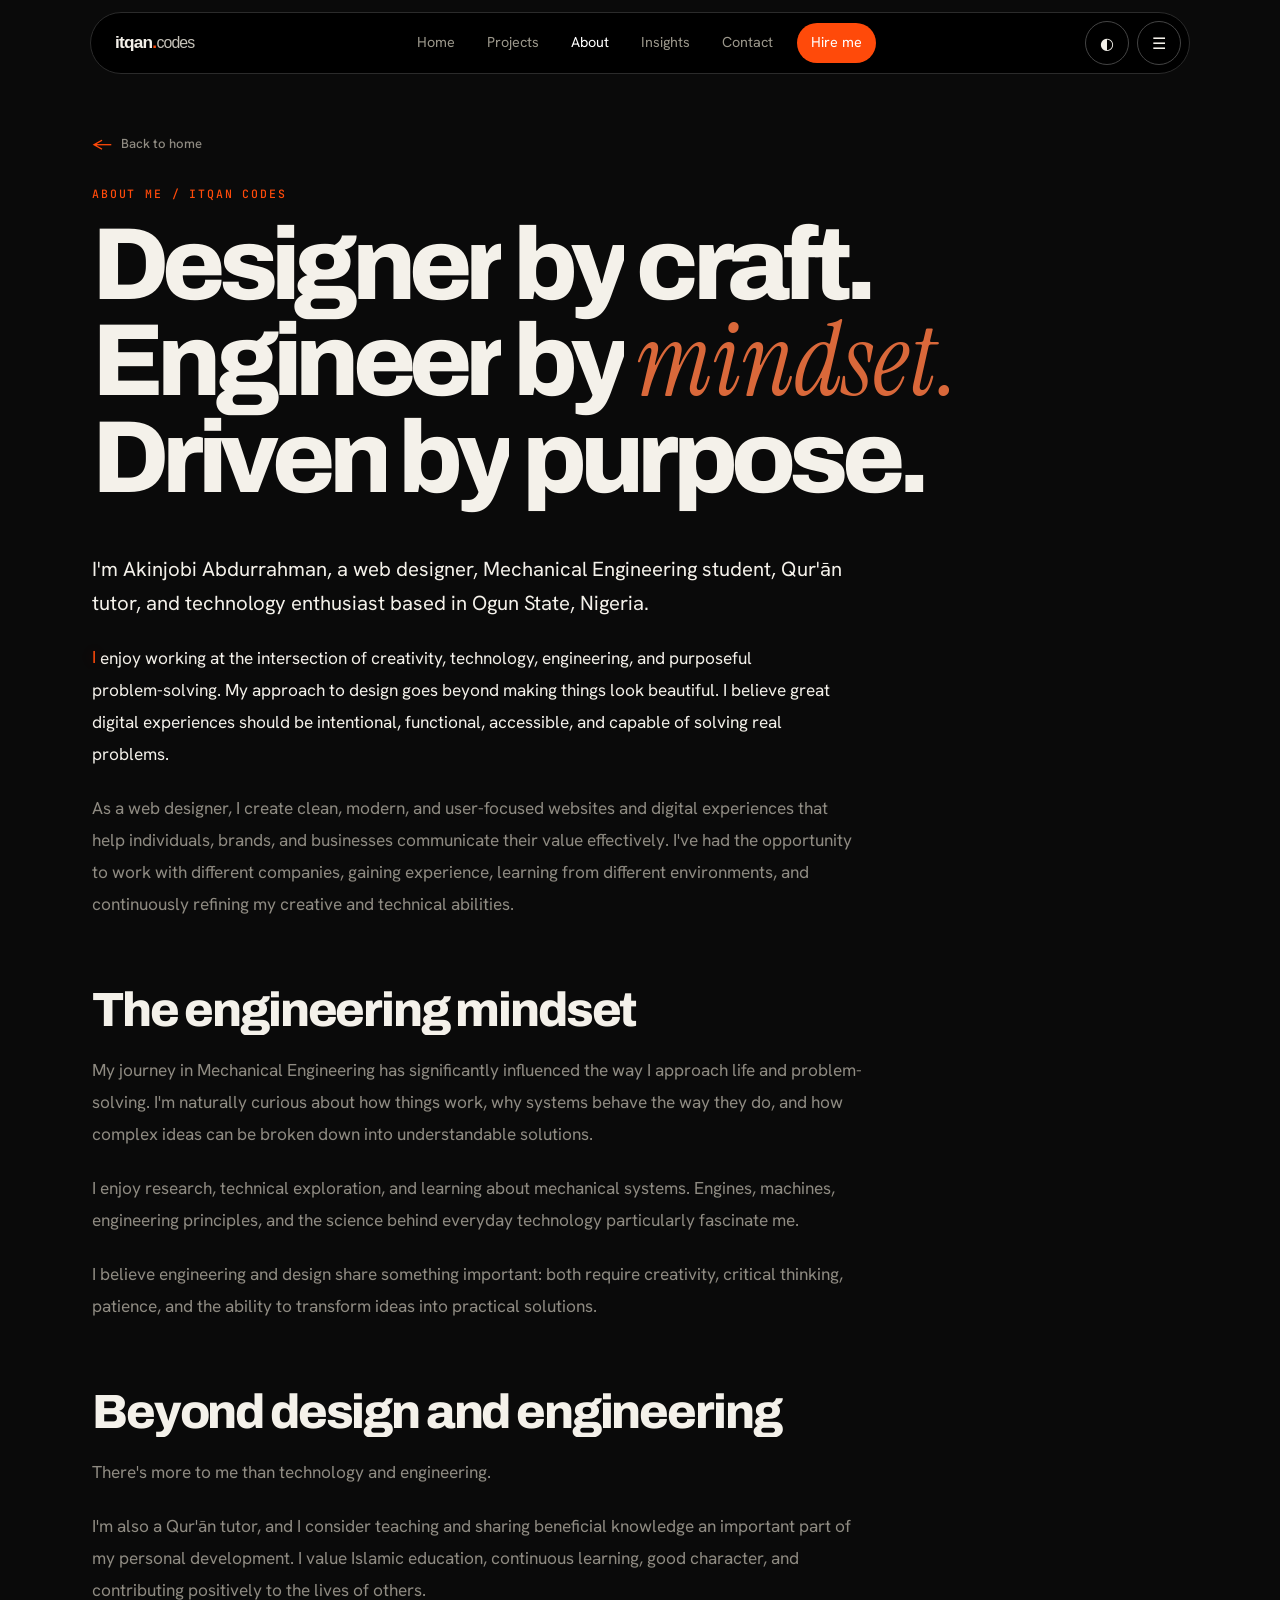
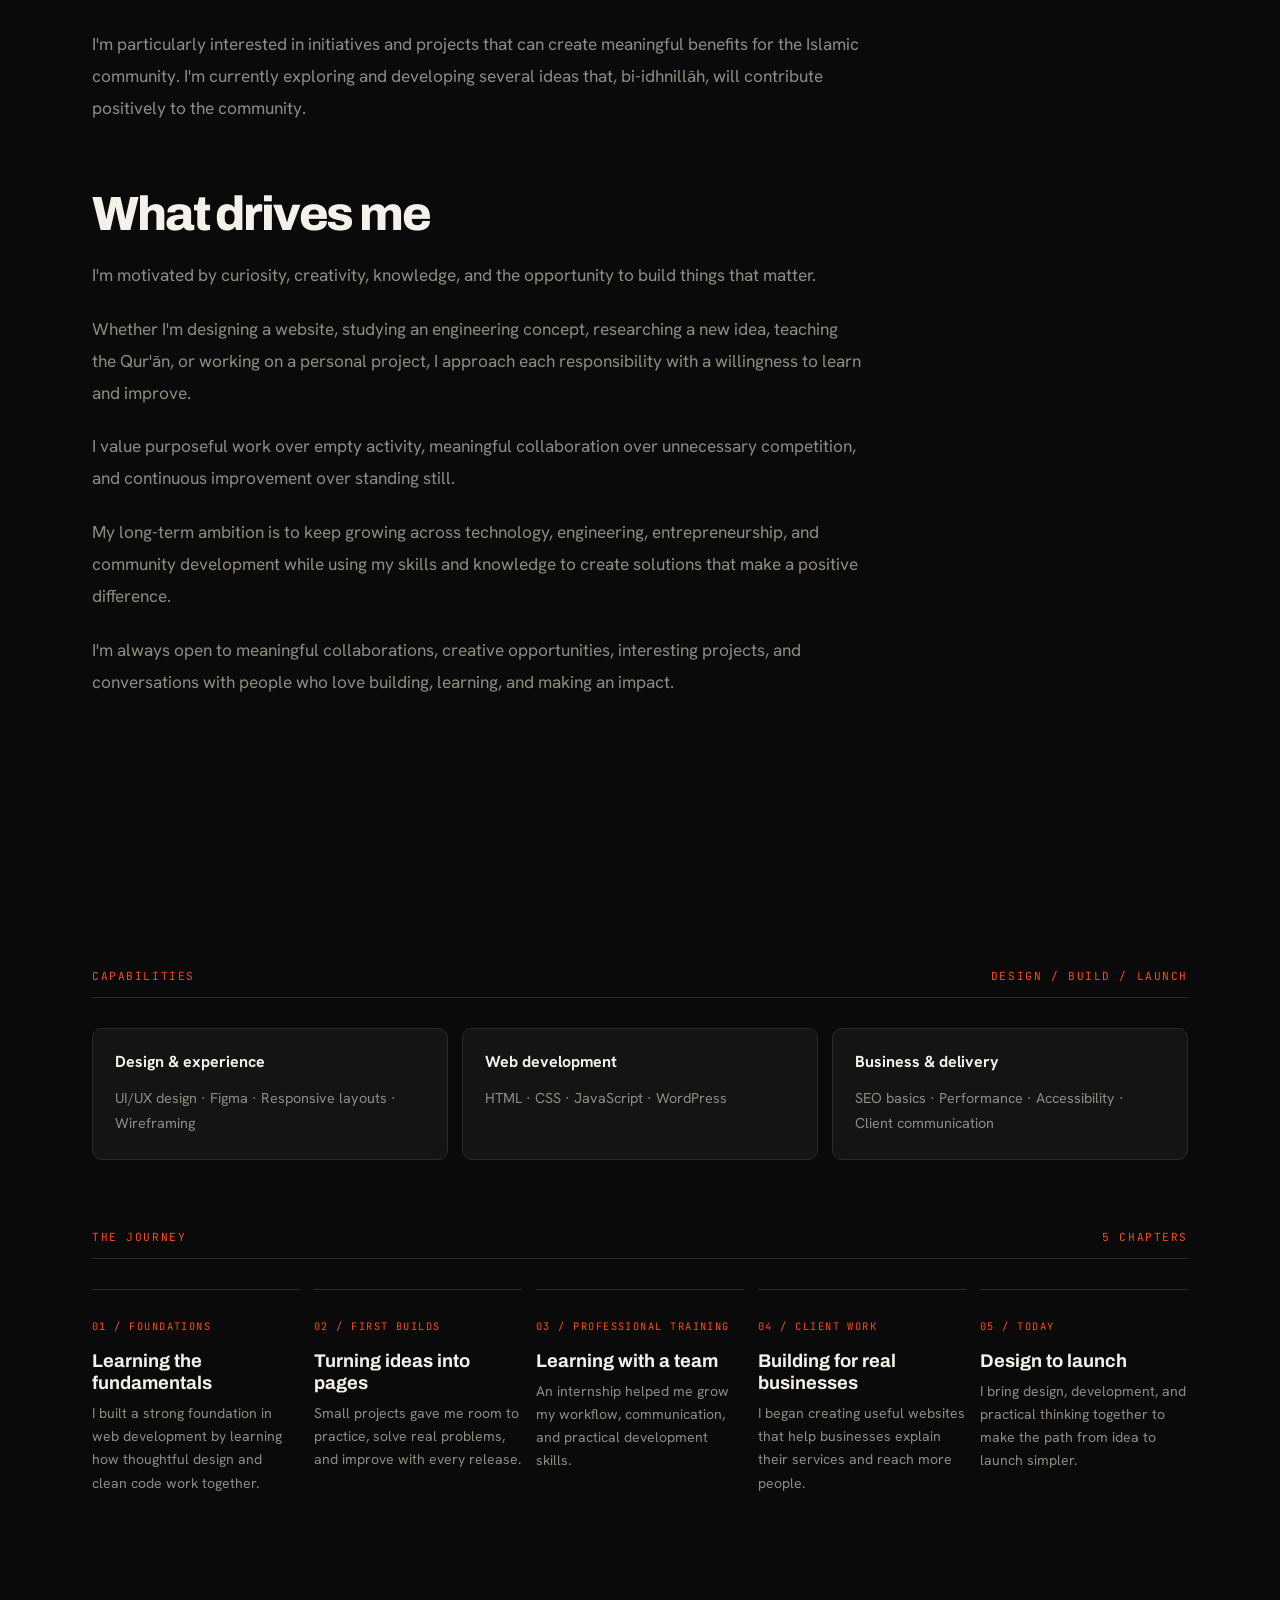
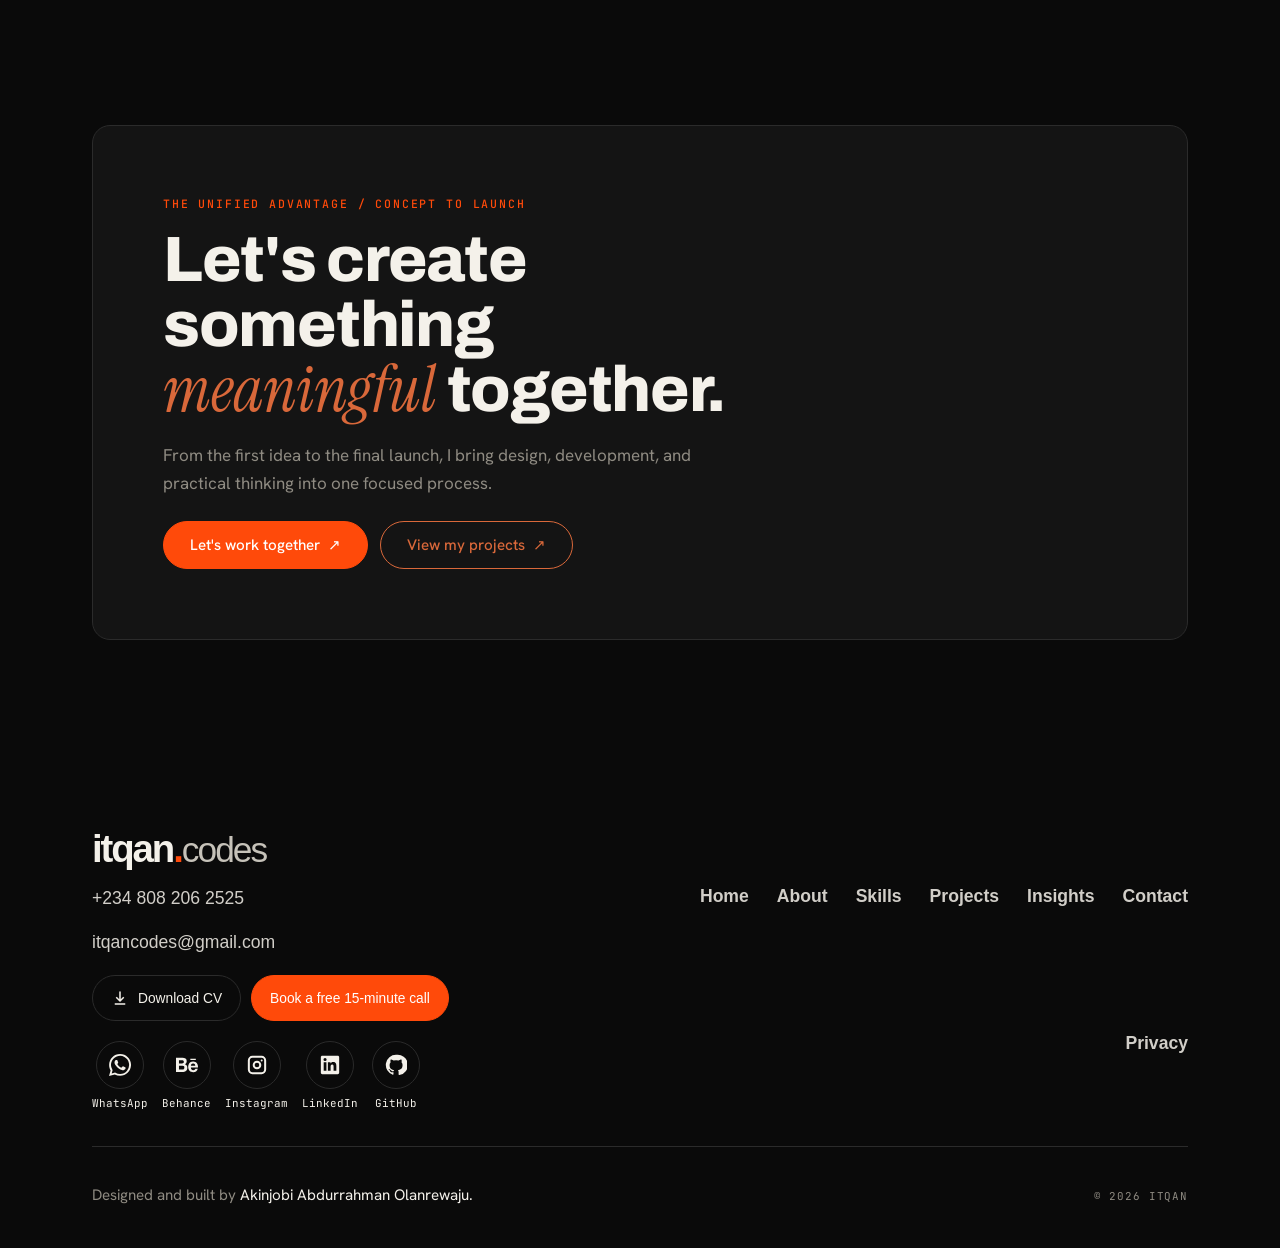
<file: about.html>
<!doctype html>
<html lang="en">
<head>
<meta charset="UTF-8">
<meta name="viewport" content="width=device-width, initial-scale=1">
<title>About | Akinjobi Abdurrahman, Web Designer</title>
<meta name="description" content="Meet Akinjobi Abdurrahman: web designer, Mechanical Engineering student, Qur'ān tutor, and technology enthusiast driven by purposeful work.">
<meta name="author" content="Akinjobi Abdurrahman Olanrewaju">
<meta name="robots" content="index,follow,max-image-preview:large">
<link rel="canonical" href="https://abdurrahman-itqan.vercel.app/about">
<meta property="og:type" content="website">
<meta property="og:site_name" content="Itqan Codes">
<meta property="og:title" content="About | Akinjobi Abdurrahman, Web Designer">
<meta property="og:description" content="Web designer, Mechanical Engineering student, Qur'ān tutor, and technology enthusiast based in Ogun State, Nigeria.">
<meta property="og:url" content="https://abdurrahman-itqan.vercel.app/about">
<meta property="og:image" content="https://hebbkx1anhila5yf.public.blob.vercel-storage.com/WhatsApp%20Image%202026-10-10%20at%201.09.32%20AM-WdVArRnP4Y2sckX0mw4nhHKez0YVuT.jpeg">
<meta name="twitter:card" content="summary_large_image">
<meta name="twitter:title" content="About | Akinjobi Abdurrahman, Web Designer">
<meta name="twitter:description" content="Web designer, Mechanical Engineering student, Qur'ān tutor, and technology enthusiast based in Ogun State, Nigeria.">
<meta name="twitter:image" content="https://hebbkx1anhila5yf.public.blob.vercel-storage.com/WhatsApp%20Image%202026-10-10%20at%201.09.32%20AM-WdVArRnP4Y2sckX0mw4nhHKez0YVuT.jpeg">
<link rel="icon" type="image/jpeg" href="./favicon.jpeg?v=1">
<link rel="stylesheet" href="https://assets.calendly.com/assets/external/widget.css">
<link rel="preconnect" href="https://fonts.googleapis.com">
<link rel="preconnect" href="https://fonts.gstatic.com" crossorigin>
<link href="https://fonts.googleapis.com/css2?family=Archivo:wght@700;800&family=Instrument+Serif:ital@0;1&family=Hanken+Grotesk:wght@400;500;600;700&family=JetBrains+Mono:wght@400;500&display=swap" rel="stylesheet">
<link rel="stylesheet" href="style.css">
<script src="main.js" defer></script>
<script src="about.js" defer></script>
<script src="https://assets.calendly.com/assets/external/widget.js" defer></script>
</head>
<body class="about-page" data-page="about">
<div class="about-progress" id="about-progress" aria-hidden="true"></div>
<header><div class="pill">
 <a href="index.html" class="logo" aria-label="itqan.codes, home">itqan<span class="logo-dot">.</span><span class="logo-domain">codes</span></a>
 <nav class="dnav" aria-label="Main"><a href="index.html">Home</a><a href="index.html#projects">Projects</a><a href="about.html" class="on" aria-current="page">About</a><a href="choose-web-developer-in-nigeria.html">Insights</a><a href="index.html#contact">Contact</a><a class="hire" href="index.html#contact">Hire me</a></nav>
 <div class="right"><button class="circ" id="theme" aria-label="Toggle theme">&#9680;</button><button class="circ" id="burger" aria-label="Open menu" aria-expanded="false">&#9776;</button></div>
</div></header>
<div id="ov" role="dialog" aria-modal="true" aria-label="Navigation menu" aria-hidden="true" tabindex="-1">
 <button class="circ x" id="close" aria-label="Close menu">&#10005;</button>
 <div class="ov-inner">
  <nav class="ov-links" aria-label="Full-screen navigation">
   <a href="index.html" class="ov-link"><span class="ov-marker" aria-hidden="true"></span><span class="ov-num">01</span><span>Home</span></a>
   <a href="index.html#projects" class="ov-link"><span class="ov-marker" aria-hidden="true"></span><span class="ov-num">02</span><span>Projects</span></a>
   <a href="about.html" class="ov-link on" aria-current="page"><span class="ov-marker" aria-hidden="true"></span><span class="ov-num">03</span><span>About</span></a>
   <a href="index.html#contact" class="ov-link"><span class="ov-marker" aria-hidden="true"></span><span class="ov-num">04</span><span>Contact</span></a>
   <a href="choose-web-developer-in-nigeria.html" class="ov-link"><span class="ov-marker" aria-hidden="true"></span><span class="ov-num">05</span><span>Insights</span></a>
  </nav>
  <aside class="ov-info" aria-label="Contact information">
   <span class="ov-kicker">Let's talk</span>
   <a href="mailto:itqancodes@gmail.com">itqancodes@gmail.com</a>
   <a href="https://wa.me/2348082062525">+234 808 206 2525</a>
   <button class="ov-book-link calendly-booking" type="button" aria-label="Book a free 15-minute call (opens scheduling window)">Book a free 15-minute call</button>
   <div class="ov-socials"><a href="https://linkedin.com/in/akinjobi-abdurrahman-8bb6163a5" target="_blank" rel="noopener">LinkedIn</a><a href="https://github.com/abdurrahmanismail277-code/adulxdivsey" target="_blank" rel="noopener">GitHub</a></div>
   <p class="ov-location">Based in Nigeria // Working worldwide</p>
  </aside>
 </div>
</div>


<div class="about-top"><a class="about-back" href="index.html"><span aria-hidden="true">&#8592;</span>Back to home</a></div>
<main class="about-main">
 <span class="about-kicker">About me / Itqan Codes</span>
 <h1 class="about-headline word-reveal" aria-label="Designer by craft. Engineer by mindset. Driven by purpose."><span class="word-mask"><span class="about-word">Designer</span></span> <span class="word-mask"><span class="about-word">by</span></span> <span class="word-mask"><span class="about-word">craft.</span></span> <span class="word-mask"><span class="about-word">Engineer</span></span> <span class="word-mask"><span class="about-word">by</span></span> <span class="word-mask"><em class="about-word">mindset.</em></span> <span class="word-mask"><span class="about-word">Driven</span></span> <span class="word-mask"><span class="about-word">by</span></span> <span class="word-mask"><span class="about-word">purpose.</span></span></h1>
 <div class="about-prose">
  <p class="about-intro">I'm Akinjobi Abdurrahman, a web designer, Mechanical Engineering student, Qur'ān tutor, and technology enthusiast based in Ogun State, Nigeria.</p>
  <p class="about-reading">I enjoy working at the intersection of creativity, technology, engineering, and purposeful problem-solving. My approach to design goes beyond making things look beautiful. I believe great digital experiences should be intentional, functional, accessible, and capable of solving real problems.</p>
  <p>As a web designer, I create clean, modern, and user-focused websites and digital experiences that help individuals, brands, and businesses communicate their value effectively. I've had the opportunity to work with different companies, gaining experience, learning from different environments, and continuously refining my creative and technical abilities.</p>
  <h2 class="about-subhead"><span>The engineering mindset</span></h2>
  <p>My journey in Mechanical Engineering has significantly influenced the way I approach life and problem-solving. I'm naturally curious about how things work, why systems behave the way they do, and how complex ideas can be broken down into understandable solutions.</p>
  <p>I enjoy research, technical exploration, and learning about mechanical systems. Engines, machines, engineering principles, and the science behind everyday technology particularly fascinate me.</p>
  <p>I believe engineering and design share something important: both require creativity, critical thinking, patience, and the ability to transform ideas into practical solutions.</p>
  <h2 class="about-subhead"><span>Beyond design and engineering</span></h2>
  <p>There's more to me than technology and engineering.</p>
  <p>I'm also a Qur'ān tutor, and I consider teaching and sharing beneficial knowledge an important part of my personal development. I value Islamic education, continuous learning, good character, and contributing positively to the lives of others.</p>
  <p>I'm particularly interested in initiatives and projects that can create meaningful benefits for the Islamic community. I'm currently exploring and developing several ideas that, bi-idhnillāh, will contribute positively to the community.</p>
  <h2 class="about-subhead"><span>What drives me</span></h2>
  <p>I'm motivated by curiosity, creativity, knowledge, and the opportunity to build things that matter.</p>
  <p>Whether I'm designing a website, studying an engineering concept, researching a new idea, teaching the Qur'ān, or working on a personal project, I approach each responsibility with a willingness to learn and improve.</p>
  <p>I value purposeful work over empty activity, meaningful collaboration over unnecessary competition, and continuous improvement over standing still.</p>
  <p>My long-term ambition is to keep growing across technology, engineering, entrepreneurship, and community development while using my skills and knowledge to create solutions that make a positive difference.</p>
  <p>I'm always open to meaningful collaborations, creative opportunities, interesting projects, and conversations with people who love building, learning, and making an impact.</p>
 </div>

 <section class="about-extra" id="skills" aria-labelledby="about-skills-title">
  <div class="about-kickerline"><span>Capabilities</span><span id="about-skills-title">Design / build / launch</span></div>
  <div class="about-skills">
   <article class="about-skill"><h3>Design &amp; experience</h3><p>UI/UX design · Figma · Responsive layouts · Wireframing</p></article>
   <article class="about-skill"><h3>Web development</h3><p>HTML · CSS · JavaScript · WordPress</p></article>
   <article class="about-skill"><h3>Business &amp; delivery</h3><p>SEO basics · Performance · Accessibility · Client communication</p></article>
  </div>
  <div class="about-kickerline" id="journey"><span>The journey</span><span>5 chapters</span></div>
  <div class="about-journey">
   <article class="about-chapter"><span class="mono">01 / Foundations</span><h3>Learning the fundamentals</h3><p>I built a strong foundation in web development by learning how thoughtful design and clean code work together.</p></article>
   <article class="about-chapter"><span class="mono">02 / First builds</span><h3>Turning ideas into pages</h3><p>Small projects gave me room to practice, solve real problems, and improve with every release.</p></article>
   <article class="about-chapter"><span class="mono">03 / Professional training</span><h3>Learning with a team</h3><p>An internship helped me grow my workflow, communication, and practical development skills.</p></article>
   <article class="about-chapter"><span class="mono">04 / Client work</span><h3>Building for real businesses</h3><p>I began creating useful websites that help businesses explain their services and reach more people.</p></article>
   <article class="about-chapter"><span class="mono">05 / Today</span><h3>Design to launch</h3><p>I bring design, development, and practical thinking together to make the path from idea to launch simpler.</p></article>
  </div>
 </section>

 <section class="about-closing" aria-labelledby="about-closing-title">
  <span class="about-kicker">The unified advantage / concept to launch</span>
  <h2 id="about-closing-title">Let's create something <em>meaningful</em> together.</h2>
  <p>From the first idea to the final launch, I bring design, development, and practical thinking into one focused process.</p>
  <div class="about-actions"><a class="btn pri" href="index.html#contact">Let's work together <span aria-hidden="true">&#8599;</span></a><a class="btn out" href="index.html#projects">View my projects <span aria-hidden="true">&#8599;</span></a></div>
 </section>
</main>
<footer>
 <div class="wrap">
  <div class="footer-left">
   <a href="index.html" class="logo footer-logo" aria-label="itqan.codes, home">itqan<span class="logo-dot">.</span><span class="logo-domain">codes</span></a>
   <a class="footer-contact" href="https://wa.me/2348082062525">+234 808 206 2525</a>
   <a class="footer-contact" href="mailto:itqancodes@gmail.com">itqancodes@gmail.com</a>
   <div class="footer-actions" role="group" aria-label="CV and booking">
    <a class="footer-action footer-action-outline" href="resume.html" target="_blank" rel="noopener noreferrer" aria-label="Download CV">
     <svg viewBox="0 0 24 24" aria-hidden="true"><path d="M12 3a1 1 0 0 1 1 1v9.59l3.3-3.3 1.4 1.42-5 5a1 1 0 0 1-1.4 0l-5-5 1.4-1.42 3.3 3.3V4a1 1 0 0 1 1-1ZM5 19h14v2H5z"/></svg>
     Download CV
    </a>
    <button class="footer-book footer-action footer-action-primary calendly-booking" type="button" aria-label="Book a free 15-minute call (opens scheduling window)">Book a free 15-minute call</button>
   </div>
   <nav class="footer-socials" aria-label="Social profiles">
    <div class="footer-social-item"><a class="footer-social-link" href="https://wa.me/2348082062525?text=Hi%20Abdurrahman%2C%20I%20would%20like%20to%20discuss%20a%20website%20project" target="_blank" rel="noopener noreferrer" aria-label="WhatsApp" title="WhatsApp"><svg viewBox="0 0 24 24" aria-hidden="true"><path d="M20.52 3.48A11.86 11.86 0 0 0 12.08 0C5.5 0 .14 5.35.14 11.93c0 2.1.55 4.14 1.6 5.95L0 24l6.28-1.65a11.9 11.9 0 0 0 5.8 1.48h.01c6.57 0 11.93-5.35 11.93-11.93 0-3.19-1.24-6.19-3.5-8.42ZM12.08 21.8a9.9 9.9 0 0 1-5.04-1.38l-.36-.21-3.73.98 1-3.64-.24-.37a9.86 9.86 0 1 1 8.37 4.62Zm5.42-7.39c-.3-.15-1.76-.87-2.03-.97-.27-.1-.47-.15-.67.15-.2.3-.77.97-.94 1.17-.17.2-.35.22-.65.07-.3-.15-1.26-.46-2.4-1.47-.89-.8-1.49-1.77-1.66-2.07-.17-.3-.02-.46.13-.61.13-.13.3-.35.45-.52.15-.17.2-.3.3-.5.1-.2.05-.37-.02-.52-.08-.15-.67-1.62-.92-2.22-.24-.58-.49-.5-.67-.51h-.57c-.2 0-.52.07-.79.37-.27.3-1.04 1.02-1.04 2.49s1.07 2.89 1.22 3.09c.2.3 2.1 3.2 5.08 4.49.71.31 1.27.5 1.7.64.72.23 1.37.2 1.89.12.58-.09 1.76-.72 2-1.42.25-.7.25-1.3.17-1.42-.07-.13-.27-.2-.57-.35Z"/></svg></a><span>WhatsApp</span></div>
    <div class="footer-social-item"><a class="footer-social-link" href="https://www.behance.net/itqancodes" target="_blank" rel="noopener noreferrer" aria-label="Behance" title="Behance"><svg viewBox="0 0 24 24" width="22" height="22" fill="currentColor" aria-hidden="true"><path d="M16.969 16.927a2.561 2.561 0 0 0 1.901.677 2.501 2.501 0 0 0 1.531-.475c.362-.235.636-.584.779-.99h2.585a5.091 5.091 0 0 1-1.9 2.896 5.292 5.292 0 0 1-3.091.88 5.839 5.839 0 0 1-2.284-.433 4.871 4.871 0 0 1-1.723-1.211 5.657 5.657 0 0 1-1.08-1.874 7.057 7.057 0 0 1-.383-2.393c-.005-.8.129-1.595.396-2.349a5.313 5.313 0 0 1 5.088-3.604 4.87 4.87 0 0 1 2.376.563c.661.362 1.231.87 1.668 1.485a6.2 6.2 0 0 1 .943 2.133c.194.821.263 1.666.205 2.508h-7.699c-.063.79.184 1.574.688 2.187ZM6.947 4.084a8.065 8.065 0 0 1 1.928.198 4.29 4.29 0 0 1 1.49.638c.418.303.748.711.958 1.182.241.579.357 1.203.341 1.83a3.506 3.506 0 0 1-.506 1.961 3.726 3.726 0 0 1-1.503 1.287 3.588 3.588 0 0 1 2.027 1.437c.464.747.697 1.615.67 2.494a4.593 4.593 0 0 1-.423 2.032 3.945 3.945 0 0 1-1.163 1.413 5.114 5.114 0 0 1-1.683.807 7.135 7.135 0 0 1-1.928.259H0V4.084h6.947Zm-.235 12.9c.308.004.616-.029.916-.099a2.18 2.18 0 0 0 .766-.332c.228-.158.411-.371.534-.619.142-.317.208-.663.191-1.009a2.08 2.08 0 0 0-.642-1.715 2.618 2.618 0 0 0-1.696-.505h-3.54v4.279h3.471Zm13.635-5.967a2.13 2.13 0 0 0-1.654-.619 2.336 2.336 0 0 0-1.163.259 2.474 2.474 0 0 0-.738.62 2.359 2.359 0 0 0-.396.792c-.074.239-.12.485-.137.734h4.769a3.239 3.239 0 0 0-.679-1.785l-.002-.001Zm-13.813-.648a2.254 2.254 0 0 0 1.423-.433c.399-.355.607-.88.56-1.413a1.916 1.916 0 0 0-.178-.891 1.298 1.298 0 0 0-.495-.533 1.851 1.851 0 0 0-.711-.274 3.966 3.966 0 0 0-.835-.073H3.241v3.631h3.293v-.014ZM21.62 5.122h-5.976v1.527h5.976V5.122Z"/></svg></a><span>Behance</span></div>
    <div class="footer-social-item"><a class="footer-social-link" href="https://www.instagram.com/itqan.by.abdurrahman" target="_blank" rel="noopener noreferrer" aria-label="Instagram" title="Instagram"><svg viewBox="0 0 24 24" aria-hidden="true"><path d="M7 2h10a5 5 0 0 1 5 5v10a5 5 0 0 1-5 5H7a5 5 0 0 1-5-5V7a5 5 0 0 1 5-5Zm0 2.2A2.8 2.8 0 0 0 4.2 7v10A2.8 2.8 0 0 0 7 19.8h10a2.8 2.8 0 0 0 2.8-2.8V7A2.8 2.8 0 0 0 17 4.2H7Zm5 3.1a4.7 4.7 0 1 1 0 9.4 4.7 4.7 0 0 1 0-9.4Zm0 2.2a2.5 2.5 0 1 0 0 5 2.5 2.5 0 0 0 0-5Zm5.1-3.4a1.1 1.1 0 1 1 0 2.2 1.1 1.1 0 0 1 0-2.2Z"/></svg></a><span>Instagram</span></div>
    <div class="footer-social-item"><a class="footer-social-link" href="https://linkedin.com/in/akinjobi-abdurrahman-8bb6163a5" target="_blank" rel="noopener noreferrer" aria-label="LinkedIn" title="LinkedIn"><svg viewBox="0 0 24 24" aria-hidden="true"><path d="M20.45 2H3.55C2.69 2 2 2.68 2 3.52v16.96c0 .84.69 1.52 1.55 1.52h16.9c.86 0 1.55-.68 1.55-1.52V3.52c0-.84-.69-1.52-1.55-1.52ZM8.09 18.34H5.12V9.01h2.97v9.33ZM6.6 7.74a1.72 1.72 0 1 1 0-3.44 1.72 1.72 0 0 1 0 3.44Zm12.27 10.6H15.9v-4.54c0-1.08-.02-2.47-1.5-2.47-1.5 0-1.73 1.17-1.73 2.39v4.62H9.7V9.01h2.85v1.27h.04c.4-.73 1.36-1.5 2.8-1.5 2.99 0 3.54 1.97 3.54 4.53v5.03Z"/></svg></a><span>LinkedIn</span></div>
    <div class="footer-social-item"><a class="footer-social-link" href="https://github.com/abdurrahmanismail277-code/adulxdivsey" target="_blank" rel="noopener noreferrer" aria-label="GitHub" title="GitHub"><svg viewBox="0 0 24 24" aria-hidden="true"><path d="M12 .9a11.1 11.1 0 0 0-3.51 21.63c.56.1.76-.24.76-.54v-2.1c-3.1.68-3.76-1.32-3.76-1.32-.5-1.3-1.24-1.65-1.24-1.65-1.01-.69.08-.68.08-.68 1.12.08 1.71 1.15 1.71 1.15 1 .1.99 1.93 3.3 1.47.1-.72.4-1.21.72-1.49-2.47-.28-5.07-1.24-5.07-5.5 0-1.22.44-2.22 1.15-3-.12-.29-.5-1.42.11-2.96 0 0 .94-.3 3.05 1.15a10.6 10.6 0 0 1 5.55 0c2.12-1.45 3.05-1.15 3.05-1.15.61 1.54.23 2.67.12 2.96.71.78 1.14 1.78 1.14 3 0 4.27-2.6 5.21-5.08 5.49.4.35.76 1.02.76 2.06v3.06c0 .3.2.65.77.54A11.1 11.1 0 0 0 12 .9Z"/></svg></a><span>GitHub</span></div>
   </nav></div>
  <div class="footer-divider" aria-hidden="true"></div>
  <nav class="footer-nav" aria-label="Footer navigation">
   <a href="index.html">Home</a><a href="about.html">About</a><a href="about.html#skills">Skills</a><a href="index.html#projects">Projects</a><a href="choose-web-developer-in-nigeria.html">Insights</a><a href="index.html#contact">Contact</a><a href="privacy-policy.html">Privacy</a>
  </nav>
  <div class="footer-bottom">
   <p>Designed and built by <span class="footer-credit-name">Akinjobi Abdurrahman Olanrewaju.</span></p>
   <p class="footer-copy">&copy; <span id="yr">2026</span> Itqan</p>
  </div>
 </div>
</footer>
</body>
</html>
</file>
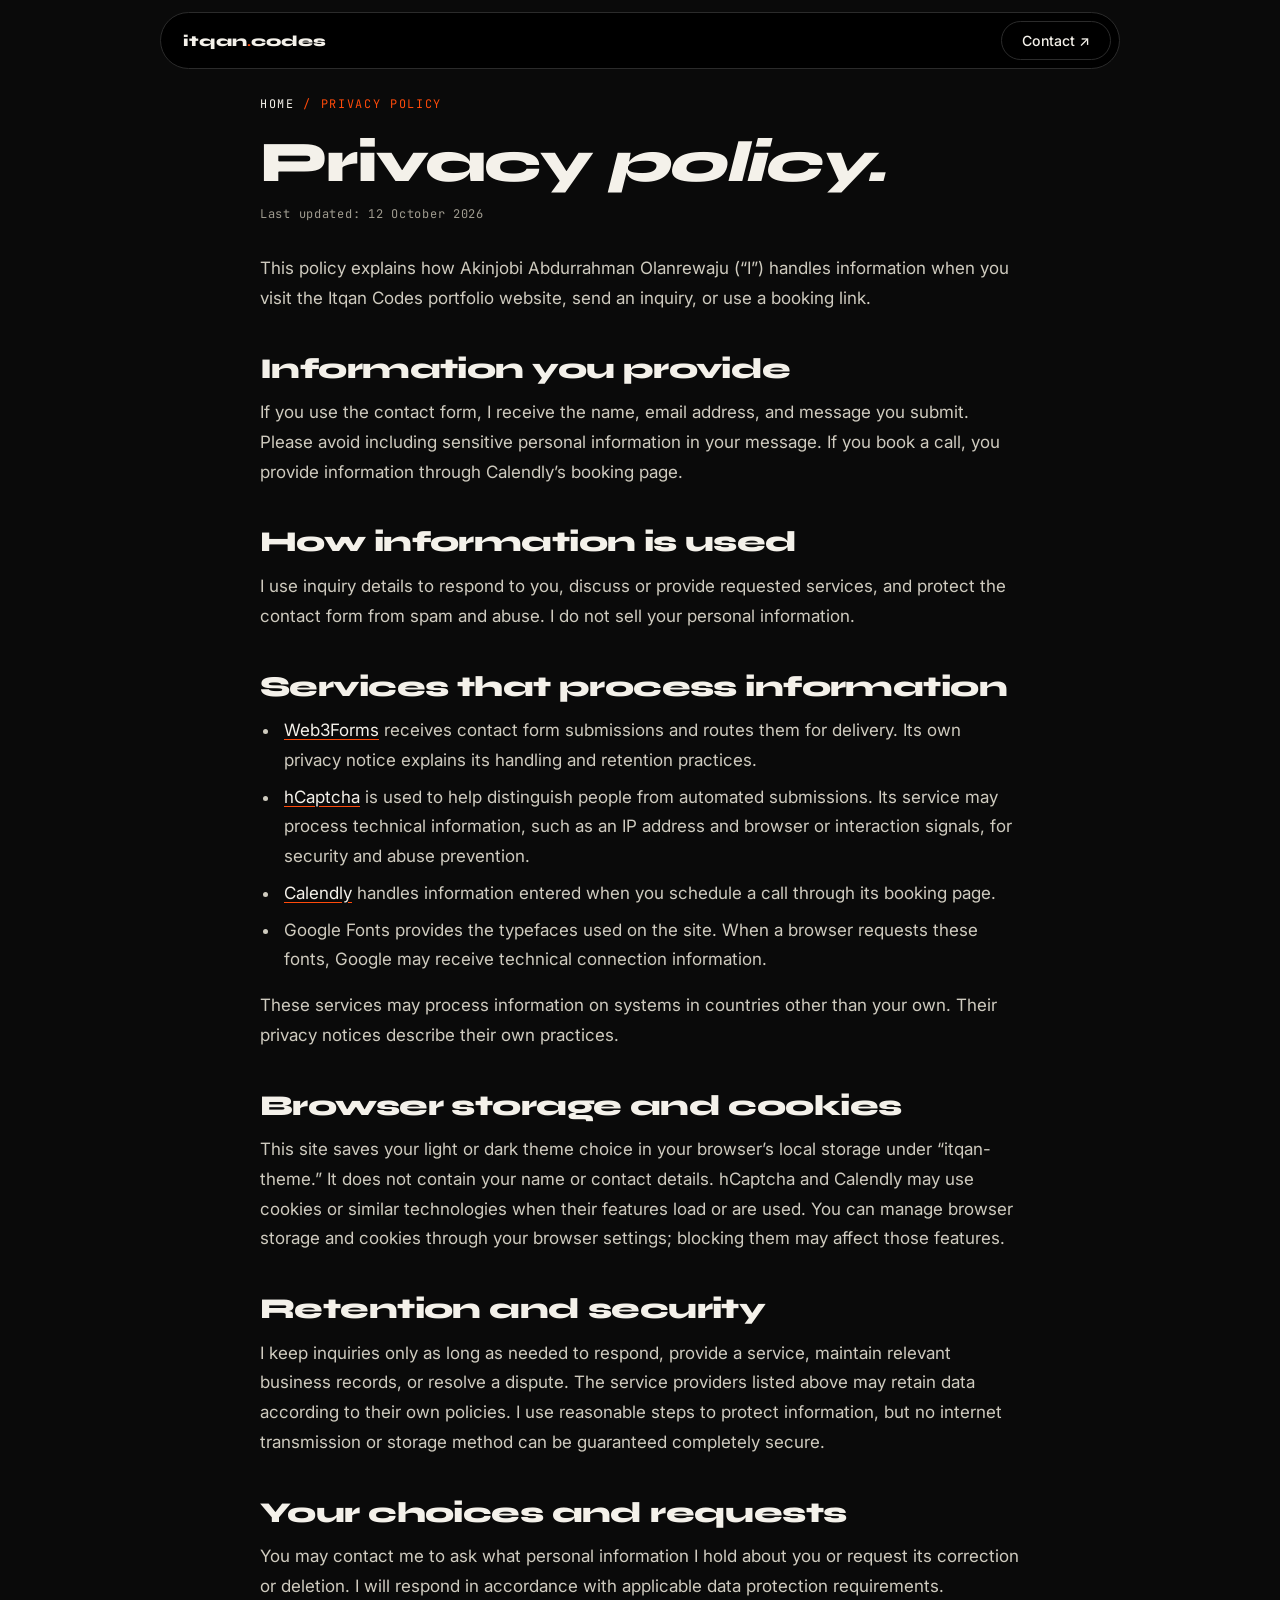
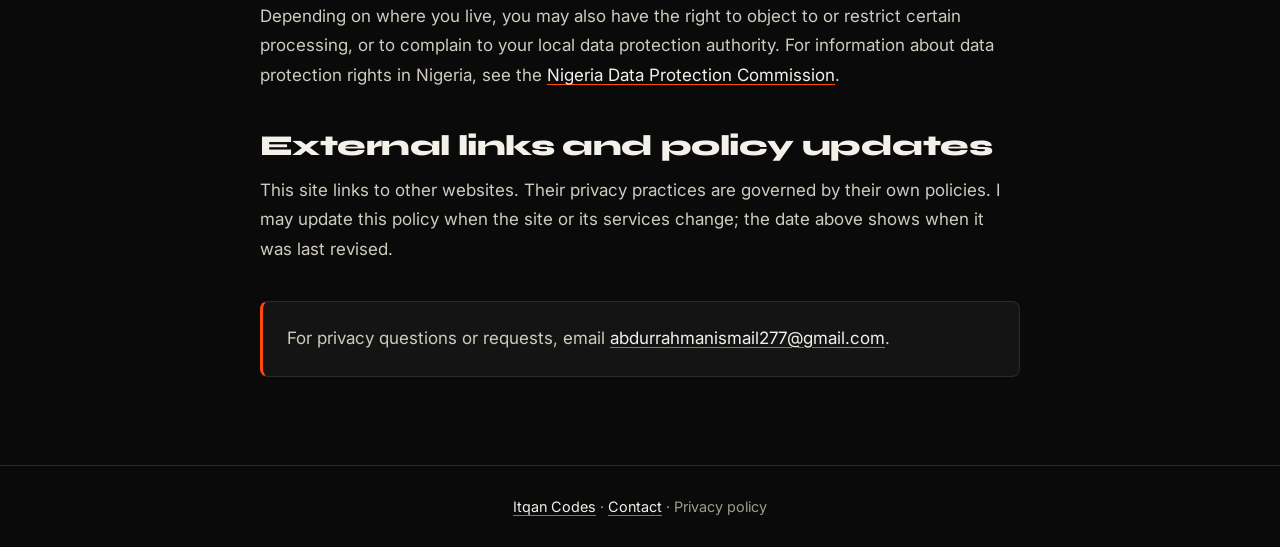
<file: privacy-policy.html>
<!DOCTYPE html>
<html lang="en">
<head>
<meta charset="UTF-8">
<meta name="viewport" content="width=device-width, initial-scale=1">
<title>Privacy Policy | Itqan Codes</title>
<meta name="description" content="Learn how Itqan Codes handles information submitted through the portfolio website, contact form, and booking links.">
<meta name="author" content="Akinjobi Abdurrahman Olanrewaju">
<meta name="robots" content="index,follow">
<link rel="canonical" href="https://abdurrahman-itqan.vercel.app/privacy-policy.html">
<link rel="preconnect" href="https://fonts.googleapis.com"><link rel="preconnect" href="https://fonts.gstatic.com" crossorigin>
<link href="https://fonts.googleapis.com/css2?family=Syne:wght@700;800&family=Newsreader:ital,wght@1,400&family=Inter:wght@400;500;600&family=JetBrains+Mono:wght@400;500&display=swap" rel="stylesheet">
<style>
:root{--bg:#0a0a0a;--card:#141414;--line:#2b2b2b;--fg:#f4f1ea;--mute:#a09c90;--acc:#ff4a0a;--it:#d9683a;--sy:'Syne',sans-serif;--mo:'JetBrains Mono',monospace}
*{box-sizing:border-box;margin:0}
html{scroll-behavior:smooth}
body{background:var(--bg);color:var(--fg);font:400 17px/1.75 Inter,system-ui,sans-serif;padding:96px 20px 0}
a{color:inherit}:focus-visible{outline:2px solid var(--acc);outline-offset:3px}
.bar{position:fixed;top:12px;left:12px;right:12px;max-width:960px;margin:auto;display:flex;justify-content:space-between;align-items:center;background:#000;border:1px solid var(--line);border-radius:99px;padding:8px 8px 8px 22px;z-index:10}
.logo{font:800 .95rem Syne,sans-serif;text-decoration:none}.logo b{color:var(--acc)}
.btn{display:inline-flex;align-items:center;padding:10px 20px;border-radius:99px;border:1px solid var(--line);background:none;color:var(--fg);font:500 .88rem Inter;text-decoration:none;transition:.25s}
.btn:hover{border-color:var(--acc);color:var(--acc)}
article{max-width:760px;margin:0 auto;padding-bottom:40px}
.crumb{margin:0 0 20px;font:400 .74rem var(--mo);letter-spacing:.14em;text-transform:uppercase;color:var(--acc)}
.crumb a{text-decoration:none}
h1{font:800 clamp(2.1rem,6vw,3.6rem)/1.08 var(--sy);letter-spacing:-.03em;margin-bottom:12px}
.updated{margin-bottom:32px;color:var(--mute);font:400 .75rem var(--mo);letter-spacing:.06em}
h2{font:800 clamp(1.35rem,3.5vw,1.8rem)/1.2 var(--sy);letter-spacing:-.02em;margin:38px 0 12px}
p,ul{margin-bottom:16px;color:#cfcbbf}
ul{padding-left:1.25rem}li{padding-left:4px;margin-bottom:7px}
a:not(.btn){color:var(--fg);text-decoration-color:var(--acc);text-underline-offset:3px}
a:not(.btn):hover{color:var(--acc)}
.contact{margin-top:36px;padding:22px 24px;border:1px solid var(--line);border-left:3px solid var(--acc);border-radius:8px;background:var(--card)}
.contact p{margin:0}
footer{border-top:1px solid var(--line);margin:48px -20px 0;padding:28px 20px;text-align:center;color:var(--mute);font-size:.9rem}
footer a{color:var(--mute);text-underline-offset:3px}footer a:hover{color:var(--acc)}
@media(max-width:560px){body{padding-inline:18px}.bar{padding-left:16px}.btn{padding:9px 14px}}
</style>
</head>
<body>
<header class="bar"><a class="logo" href="index.html" aria-label="Itqan Codes home">itqan<b>.</b>codes</a><a class="btn" href="index.html#contact">Contact ↗</a></header>
<main>
<article>
 <p class="crumb"><a href="index.html">Home</a> / Privacy policy</p>
 <h1>Privacy <em>policy.</em></h1>
 <p class="updated">Last updated: 12 October 2026</p>
 <p>This policy explains how Akinjobi Abdurrahman Olanrewaju (“I”) handles information when you visit the Itqan Codes portfolio website, send an inquiry, or use a booking link.</p>

 <h2>Information you provide</h2>
 <p>If you use the contact form, I receive the name, email address, and message you submit. Please avoid including sensitive personal information in your message. If you book a call, you provide information through Calendly’s booking page.</p>

 <h2>How information is used</h2>
 <p>I use inquiry details to respond to you, discuss or provide requested services, and protect the contact form from spam and abuse. I do not sell your personal information.</p>

 <h2>Services that process information</h2>
 <ul>
  <li><a href="https://web3forms.com/privacy" target="_blank" rel="noopener">Web3Forms</a> receives contact form submissions and routes them for delivery. Its own privacy notice explains its handling and retention practices.</li>
  <li><a href="https://www.hcaptcha.com/privacy" target="_blank" rel="noopener">hCaptcha</a> is used to help distinguish people from automated submissions. Its service may process technical information, such as an IP address and browser or interaction signals, for security and abuse prevention.</li>
  <li><a href="https://calendly.com/legal/privacy-notice" target="_blank" rel="noopener">Calendly</a> handles information entered when you schedule a call through its booking page.</li>
  <li>Google Fonts provides the typefaces used on the site. When a browser requests these fonts, Google may receive technical connection information.</li>
 </ul>
 <p>These services may process information on systems in countries other than your own. Their privacy notices describe their own practices.</p>

 <h2>Browser storage and cookies</h2>
 <p>This site saves your light or dark theme choice in your browser’s local storage under “itqan-theme.” It does not contain your name or contact details. hCaptcha and Calendly may use cookies or similar technologies when their features load or are used. You can manage browser storage and cookies through your browser settings; blocking them may affect those features.</p>

 <h2>Retention and security</h2>
 <p>I keep inquiries only as long as needed to respond, provide a service, maintain relevant business records, or resolve a dispute. The service providers listed above may retain data according to their own policies. I use reasonable steps to protect information, but no internet transmission or storage method can be guaranteed completely secure.</p>

 <h2>Your choices and requests</h2>
 <p>You may contact me to ask what personal information I hold about you or request its correction or deletion. I will respond in accordance with applicable data protection requirements. Depending on where you live, you may also have the right to object to or restrict certain processing, or to complain to your local data protection authority. For information about data protection rights in Nigeria, see the <a href="https://ndpc.gov.ng/" target="_blank" rel="noopener">Nigeria Data Protection Commission</a>.</p>

 <h2>External links and policy updates</h2>
 <p>This site links to other websites. Their privacy practices are governed by their own policies. I may update this policy when the site or its services change; the date above shows when it was last revised.</p>
 <div class="contact"><p>For privacy questions or requests, email <a href="mailto:abdurrahmanismail277@gmail.com">abdurrahmanismail277@gmail.com</a>.</p></div>
</article>
</main>
<footer><a href="index.html">Itqan Codes</a> · <a href="index.html#contact">Contact</a> · Privacy policy</footer>
</body>
</html>
</file>
<file: style.css>
:root{--bg:#0a0a0a;--card:#141414;--line:#2b2b2b;--fg:#f4f1ea;--mute:#8f8b82;--acc:#ff4a0a;--it:#d9683a;--ghost:rgba(255,255,255,.045);--sy:'Syne',sans-serif;--mo:'JetBrains Mono',monospace;--announce-h:40px;--contact-widget-size:60px;--contact-widget-gap:12px}
:root[data-announcement-closed="true"]{--announce-h:0px}
:root[data-theme=light]{--bg:#f4f1ea;--card:#fff;--line:#d8d3c6;--fg:#141412;--mute:#6d695f;--ghost:rgba(0,0,0,.05)}
*{box-sizing:border-box;margin:0}
html{scroll-behavior:smooth;scroll-padding-top:calc(90px + var(--announce-h))}
body{background:var(--bg);color:var(--fg);font:400 17px/1.65 Inter,system-ui,sans-serif;overflow-x:hidden}
a{color:inherit;text-decoration:none}img{max-width:100%;display:block}
:focus-visible{outline:2px solid var(--acc);outline-offset:3px}
.wrap{max-width:1140px;margin:auto;padding:0 22px}
section{position:relative;padding:110px 0;overflow:hidden}
.ghost{position:absolute;top:34px;left:14px;font:800 clamp(4rem,17vw,13rem)/1 var(--sy);color:var(--ghost);text-transform:uppercase;white-space:nowrap;pointer-events:none;user-select:none}
.mono{font:400 .74rem var(--mo);letter-spacing:.14em;text-transform:uppercase;color:var(--acc)}
h1,h2{font-family:var(--sy);font-weight:800;line-height:1.02;letter-spacing:-.02em;position:relative}
h1{font-size:clamp(2.5rem,7.4vw,5.6rem)}h2{font-size:clamp(2.2rem,6vw,4.4rem);margin-bottom:34px}
em{font-family:Newsreader,serif;font-weight:400;color:var(--it);letter-spacing:0}
.hero-emphasis{background-image:linear-gradient(var(--it),var(--it));background-repeat:no-repeat;background-position:0 96%;background-size:0 .075em;animation:customer-reveal .75s .2s ease-out both,customer-underline .8s .65s cubic-bezier(.2,.8,.2,1) forwards}
@keyframes customer-reveal{from{opacity:0;filter:blur(5px)}to{opacity:1;filter:blur(0)}}
@keyframes customer-underline{to{background-size:100% .075em}}
.btn{display:inline-flex;gap:8px;align-items:center;min-height:44px;padding:13px 26px;border:1px solid var(--line);border-radius:99px;background:none;color:var(--fg);font:500 .95rem Inter;cursor:pointer;transition:.25s}
.btn:hover{border-color:var(--acc);color:var(--acc)}
.btn.pri{background:var(--acc);border-color:var(--acc);color:#fff}.btn.pri:hover{color:#fff;transform:translateY(-2px)}
.btn.out{border-color:var(--it);color:var(--it)}
.btn.calendly-booking{transition:transform .2s,border-color .2s,color .2s,background .2s}
.btn.calendly-booking:hover,.btn.calendly-booking:focus-visible{transform:translateY(-2px)}
.btn.calendly-outline{border-color:var(--line);color:var(--fg)}
.btn.calendly-outline:hover{border-color:var(--acc);color:var(--acc)}
.calendar-icon{width:18px;height:18px;flex:none;fill:none;stroke:currentColor;stroke-width:1.7;stroke-linecap:round;stroke-linejoin:round}
.hero-resume{display:inline-flex;align-items:center;min-height:44px;margin-top:6px;color:var(--mute);font-size:.88rem;text-decoration:underline;text-underline-offset:4px;transition:color .2s}
.hero-resume:hover{color:var(--acc)}
.hero-code{width:min(100%,285px);margin-top:18px;overflow:hidden;border:1px solid var(--line);border-radius:9px;background:var(--card);box-shadow:0 12px 30px rgba(0,0,0,.16);font-family:var(--mo)}
.hero-code-top{height:30px;display:flex;align-items:center;gap:6px;padding:0 11px;border-bottom:1px solid var(--line);color:var(--mute);font-size:.56rem;letter-spacing:.08em}
.hero-code-dot{width:6px;height:6px;border-radius:50%;background:#5c5a54}.hero-code-dot:first-child{background:var(--acc)}
.hero-code-file{margin-left:6px}
.hero-code pre{padding:10px 12px 11px;overflow:hidden;color:var(--fg);font:400 .62rem/1.7 var(--mo);letter-spacing:0}
.hero-code .ln{display:inline-block;width:19px;color:var(--mute);user-select:none}
.hero-code .kw{color:var(--acc)}.hero-code .str{color:#c7a879}.hero-code .bool{color:#8fbd9b}
#prog{position:fixed;top:var(--announce-h);left:0;height:3px;width:0;background:var(--acc);z-index:200;transition:top .3s ease}
/* Announcement ticker */
.announcement{position:fixed;inset:0 0 auto;height:40px;z-index:210;display:flex;align-items:center;overflow:hidden;padding:0 48px 0 14px;background:var(--bg);color:#f3f1ea;border-bottom:1px solid var(--line);transition:opacity .2s ease,visibility .2s step-end}
:root[data-theme=light] .announcement{color:var(--fg)}
.announcement-track{display:flex;width:max-content;min-width:max-content;align-items:center;animation:announcement-scroll 30s linear infinite;will-change:transform}
.announcement-group{display:flex;flex:none;align-items:center;gap:30px;padding-right:30px;white-space:nowrap}
.announcement-item{display:inline-flex;align-items:center;gap:30px;white-space:nowrap;font:400 .68rem var(--mo);letter-spacing:.025em}
.announcement-item a{color:inherit;text-decoration:none}.announcement-item a:hover{color:var(--acc);text-decoration:underline;text-underline-offset:3px}
.announcement-dot{color:var(--acc);font:700 .68rem var(--mo)}
.announcement-close{position:absolute;top:-2px;right:0;width:44px;height:44px;border:0;background:var(--bg);color:var(--fg);font:400 1.1rem/1 Inter,sans-serif;cursor:pointer}
.announcement-close:hover{color:var(--acc)}.announcement-close:focus-visible{outline:2px solid var(--acc);outline-offset:-4px;border-radius:50%}
.announcement-whatsapp-static{display:none}
@keyframes announcement-scroll{to{transform:translateX(-50%)}}
.announcement:hover .announcement-track,.announcement:active .announcement-track{animation-play-state:paused}
:root[data-announcement-closed="true"] .announcement{opacity:0;visibility:hidden;pointer-events:none}
@media(prefers-reduced-motion:reduce){.announcement-track{animation:none;transform:none;will-change:auto}.announcement-group[aria-hidden="true"]{display:none}.announcement-item:nth-child(2),.announcement-item:nth-child(3),.announcement-item:nth-child(4){display:none}.announcement-whatsapp-static{display:grid;position:absolute;right:44px;top:-2px;width:44px;height:44px;place-items:center;color:var(--fg);font-size:1rem}.announcement-whatsapp-static:focus-visible{outline:2px solid var(--acc);outline-offset:-4px;border-radius:50%}}
/* header pill */
header{position:fixed;top:calc(var(--announce-h) + 12px);left:12px;right:12px;z-index:100;max-width:1100px;margin:auto;transition:top .3s ease}
.pill{display:flex;align-items:center;justify-content:space-between;background:#000;border:1px solid var(--line);border-radius:99px;padding:8px 8px 8px 24px;color:#f4f1ea}
.logo{display:inline-flex;align-items:baseline;min-width:max-content;font:800 1.08rem/1 var(--sy);letter-spacing:-.045em;color:var(--fg);transition:transform .25s}
.logo-dot{display:inline-block;color:var(--acc);transition:transform .25s,text-shadow .25s}.logo-domain{font:500 .92em/1 Inter,sans-serif;letter-spacing:-.055em;color:#c6c2b9}
.logo:hover{transform:translateY(-1px)}.logo:hover .logo-dot{transform:scale(1.25);text-shadow:0 0 10px rgba(255,74,10,.5)}
.dnav{display:flex;gap:4px;align-items:center}.dnav a{padding:8px 14px;border-radius:99px;font-size:.9rem;color:#9b978b}.dnav a:hover,.dnav a.on{color:#fff}
.dnav .hire{background:var(--acc);color:#fff;margin-left:6px}
.circ{width:44px;height:44px;border-radius:50%;border:1px solid #444;background:none;color:inherit;cursor:pointer;display:grid;place-items:center;font-size:1rem}
.circ:hover{border-color:var(--acc)}
.right{display:flex;gap:8px;align-items:center}
@media(max-width:760px){.dnav{display:none}}
#ov{position:fixed;inset:0;z-index:250;overflow-y:auto;background:#0a0a0a;color:#f4f1ea;visibility:hidden;clip-path:circle(0 at calc(100% - 44px) 44px);transition:clip-path .6s cubic-bezier(.7,0,.2,1),visibility 0s linear .6s;padding:88px clamp(24px,7vw,100px) 48px}
#ov.open{visibility:visible;clip-path:circle(150% at calc(100% - 44px) 44px);transition:clip-path .6s cubic-bezier(.7,0,.2,1),visibility 0s}
.ov-inner{width:min(1280px,100%);min-height:100%;margin:0 auto;display:grid;grid-template-columns:minmax(0,1.5fr) minmax(250px,1fr);gap:clamp(36px,7vw,110px);align-items:center}
.ov-links{display:flex;flex-direction:column;width:100%}
#ov .ov-link{display:grid;grid-template-columns:12px 2.2rem minmax(0,1fr);gap:10px;align-items:start;padding:12px 0 18px;border-bottom:1px solid rgba(255,255,255,.08);color:rgba(244,241,234,.45);font:800 clamp(3rem,8vw,6.5rem)/.98 var(--sy);letter-spacing:-.04em;transition:color .2s,transform .25s}
#ov .ov-link:first-child{border-top:1px solid rgba(255,255,255,.08)}
#ov .ov-num{padding-top:.18em;color:var(--acc);font:400 .9rem/1.4 var(--mo);letter-spacing:0}
#ov .ov-marker{width:7px;height:7px;margin-top:.48em;border-radius:50%;background:var(--acc);opacity:0}
#ov .ov-link:hover,#ov .ov-link:focus-visible,#ov .ov-link.on{color:#f4f1ea}
#ov .ov-link:hover,#ov .ov-link:focus-visible{transform:translateX(12px)}
#ov .ov-link.on .ov-marker{opacity:1}
#ov .ov-info{display:flex;flex-direction:column;align-items:flex-start;gap:16px;max-width:390px;opacity:0}
#ov.open .ov-info{animation:ov-info-in .5s .38s ease-out forwards}
#ov .ov-kicker{color:var(--acc);font:400 .9rem var(--mo);letter-spacing:.12em;text-transform:uppercase}
#ov .ov-info a{color:#f4f1ea;font:500 clamp(1rem,1.5vw,1.2rem)/1.5 Inter,sans-serif;overflow-wrap:anywhere;transition:color .2s}
#ov .ov-info a:hover{color:var(--acc)}
#ov .ov-socials{display:flex;gap:20px;margin-top:4px}
#ov .ov-socials a{font:500 .85rem var(--mo);text-decoration:underline;text-decoration-color:rgba(255,255,255,.25);text-underline-offset:5px}
#ov .ov-book-link,.footer-book{display:inline-flex;align-items:center;min-height:44px;padding:0;border:0;background:none;color:var(--fg);font:500 .88rem Inter,sans-serif;text-decoration:underline;text-decoration-color:rgba(255,255,255,.3);text-underline-offset:5px;cursor:pointer;transition:color .2s,transform .2s}
#ov .ov-book-link:hover,.footer-book:hover{color:var(--acc);transform:translateY(-2px)}
#ov .ov-location{margin-top:20px;color:var(--mute);font:400 .7rem/1.6 var(--mo);letter-spacing:.04em}
#ov .x{position:fixed;top:20px;right:20px;z-index:2;width:48px;height:48px;border:1px solid rgba(244,241,234,.8);color:#f4f1ea;background:transparent;font-size:1.35rem;transition:transform .25s,border-color .2s,color .2s}
#ov .x:hover{transform:rotate(90deg);border-color:var(--acc);color:var(--acc)}
#ov.open .ov-link{animation:ov-link-in .42s cubic-bezier(.2,.8,.2,1) both}
#ov.open .ov-link:nth-child(1){animation-delay:.06s}#ov.open .ov-link:nth-child(2){animation-delay:.12s}#ov.open .ov-link:nth-child(3){animation-delay:.18s}#ov.open .ov-link:nth-child(4){animation-delay:.24s}
@keyframes ov-link-in{from{opacity:0;translate:0 24px}to{opacity:1;translate:0 0}}
@keyframes ov-info-in{from{opacity:0;transform:translateY(8px)}to{opacity:1;transform:none}}
@media(max-width:899px){#ov{padding:82px 24px 36px}.ov-inner{display:flex;flex-direction:column;align-items:stretch;justify-content:flex-start;gap:32px}.ov-links{max-width:680px}#ov .ov-link{font-size:clamp(2.5rem,12vw,4.25rem);grid-template-columns:10px 2rem minmax(0,1fr);gap:8px;padding:10px 0 14px}#ov .ov-info{max-width:600px;gap:12px}#ov .ov-location{margin-top:8px}}
/* hero */
.hero{display:block;padding-top:150px}
.hero-copy{max-width:850px}
.profile-pill{display:inline-flex;align-items:center;gap:14px;max-width:100%;margin:0 0 22px;padding:8px 22px 8px 8px;border:1px solid color-mix(in srgb,var(--fg) 16%,transparent);border-radius:999px;background:color-mix(in srgb,var(--card) 78%,transparent);backdrop-filter:blur(8px);box-shadow:0 4px 16px rgba(0,0,0,.08);color:var(--fg);text-decoration:none;transition:border-color .25s,transform .25s,box-shadow .25s}
.profile-pill:hover{border-color:var(--acc);transform:translateY(-2px);box-shadow:0 7px 18px rgba(0,0,0,.1)}
.profile-pill:focus-visible{outline:2px solid var(--acc);outline-offset:4px}
.profile-avatar{position:relative;display:grid;place-items:center;flex:none;width:52px;height:52px;padding:2px;border:2px solid var(--acc);border-radius:50%}
.profile-avatar img{display:block;width:100%;height:100%;border-radius:50%;object-fit:cover;object-position:center top}
.profile-availability{position:absolute;right:-1px;bottom:-1px;width:12px;height:12px;border:2px solid var(--card);border-radius:50%;background:#3ddc84;box-shadow:0 0 0 2px var(--card);animation:p 2s infinite}
.profile-copy{min-width:0;display:flex;flex-direction:column;white-space:nowrap;line-height:1.35}
.profile-copy strong{font-size:16px;font-weight:600;letter-spacing:-.015em}
.profile-copy span{color:var(--mute);font-size:13px;letter-spacing:.025em}
.lead{color:var(--mute);max-width:52ch;margin:26px 0 32px}.cta{display:flex;gap:12px;flex-wrap:wrap}
.rot{color:var(--fg);border-bottom:1px solid var(--acc)}
.about-title{max-width:20ch;margin-bottom:0;font-size:clamp(2rem,5.4vw,4.4rem)}
.about-bio{position:relative;max-width:850px;margin:32px 0 90px;color:var(--mute)}
.about-bio p{max-width:70ch;margin:0 0 18px}
.about-bio h3{margin:42px 0 14px;color:var(--fg);font:700 clamp(1.35rem,3vw,2rem)/1.15 var(--sy);letter-spacing:-.025em}
.about-bio .about-closing{margin-top:34px;color:var(--it);font:italic 500 1.5rem/1.3 Newsreader,serif}
@keyframes p{50%{opacity:.3}}
.wd{display:inline-block;overflow:hidden;vertical-align:bottom}.wd>span{display:inline-block;transform:translateY(105%);animation:up .8s cubic-bezier(.2,.8,.2,1) forwards}
@keyframes up{to{transform:none}}
@media(max-width:760px){.profile-pill{display:flex;width:max-content;margin:0 auto 20px;padding:6px 16px 6px 6px}.profile-avatar{width:44px;height:44px}.profile-copy strong{font-size:15px}.profile-copy span{font-size:12px}.hero h1{margin-top:10px!important}.lead{margin:18px 0 26px}}
@media(max-width:360px){.profile-pill{gap:10px;padding-right:12px}.profile-avatar{width:44px;height:44px}.profile-copy strong{font-size:14px}.profile-copy span{font-size:11px}}
/* marquee */
.mq{margin-top:70px;border-top:1px solid var(--line)}
.mr{display:flex;align-items:center;border-bottom:1px solid var(--line);height:78px;overflow:hidden}
.mr .lb{flex:0 0 112px;padding-right:12px;font:400 .68rem/1.4 var(--mo);letter-spacing:.12em;color:var(--acc);text-transform:uppercase;background:var(--bg);z-index:1;height:100%;display:flex;align-items:center}
.trk{display:flex;gap:56px;animation:mq 26s linear infinite;width:max-content}
.mr:nth-child(even) .trk{animation-direction:reverse}.mr:hover .trk{animation-play-state:paused}
.it{display:flex;gap:12px;align-items:center;font:500 1.05rem Inter;text-transform:uppercase;white-space:nowrap}.tool-icon{width:30px;height:30px;display:grid;place-items:center;flex:none}.tool-icon svg{display:block;width:30px;height:30px}
@keyframes mq{to{transform:translateX(-50%)}}
.intro-loader{position:fixed;inset:0;z-index:300;display:flex;flex-direction:column;justify-content:space-between;padding:clamp(20px,4vw,40px);background:#080808;color:#f4f1ea;opacity:1;visibility:visible;transition:opacity .7s ease,visibility 0s linear .7s}
.intro-loader.is-done{opacity:0;visibility:hidden;pointer-events:none}
.intro-top,.intro-bottom-row{display:flex;align-items:center;justify-content:space-between;gap:20px;font:400 .78rem/1.4 var(--mo);letter-spacing:.22em;text-transform:uppercase;color:#5c5a54}
.intro-counter{min-width:4ch;text-align:right;color:#8f8b82;font-variant-numeric:tabular-nums}
.intro-skip{position:absolute;top:clamp(20px,4vw,40px);left:50%;transform:translateX(-50%);border:0;background:none;color:#8f8b82;font:400 .7rem var(--mo);letter-spacing:.18em;cursor:pointer;padding:8px 12px}
.intro-skip:hover,.intro-skip:focus-visible{color:#f4f1ea}
.intro-center{position:absolute;top:50%;left:50%;width:100%;padding:0 20px;text-align:center;transform:translate(-50%,-50%)}
.intro-word{display:flex;justify-content:center;align-items:baseline;font:800 clamp(3.2rem,19vw,9.5rem)/.95 var(--sy);letter-spacing:-.075em;white-space:nowrap}
.intro-letter{display:inline-block;visibility:hidden}
.intro-letter.revealed{visibility:visible;animation:intro-glitch .7s steps(1,end) both}
.intro-dot{color:#ff4a0a;letter-spacing:0}
.intro-tagline{margin-top:18px;color:#5c5a54;font:400 .68rem/1.5 var(--mo);letter-spacing:.2em}
.intro-bottom{width:100%}
.intro-track{height:2px;background:#222;overflow:hidden}
.intro-fill{height:100%;width:0;background:#ff4a0a;transition:width .08s linear}
.intro-bottom-row{margin-top:14px;font-size:.62rem;letter-spacing:.14em;color:#8f8b82}
@keyframes intro-glitch{0%{clip-path:inset(0 0 82% 0);transform:translateX(-10px)}14%{clip-path:inset(42% 0 30% 0);transform:translateX(10px)}28%{clip-path:inset(18% 0 58% 0);transform:translateX(-6px)}42%{clip-path:inset(64% 0 8% 0);transform:translateX(7px)}56%{clip-path:inset(0 0 0 0);transform:translateX(-3px)}70%{clip-path:inset(0 0 0 0);transform:translateX(2px)}84%{clip-path:inset(0 0 0 0);transform:translateX(-1px)}100%{clip-path:inset(0 0 0 0);transform:none}}
@media(max-width:560px){.intro-top,.intro-bottom-row{font-size:.58rem;letter-spacing:.11em}.intro-bottom-row{gap:10px}.intro-tagline{font-size:.58rem}}
@media(prefers-reduced-motion:reduce){.intro-loader,.intro-fill{transition:none}.intro-letter.revealed{animation:none;clip-path:none;transform:none}}
/* projects */
.fl{display:flex;gap:10px;flex-wrap:wrap;margin-bottom:28px;position:relative}
.fl button{min-height:44px;padding:11px 22px;border:1px solid var(--fg);border-radius:3px;background:none;color:var(--fg);font:400 .78rem var(--mo);letter-spacing:.12em;cursor:pointer}
.fl button.on{background:var(--acc);border-color:var(--acc);color:#fff}
.grid{display:grid;grid-template-columns:repeat(auto-fill,minmax(min(100%,300px),1fr));gap:20px;position:relative}
.card{background:var(--card);border:1px solid var(--line);border-radius:10px;overflow:hidden;display:flex;flex-direction:column;transition:.3s}
.card:hover{transform:translateY(-4px);border-color:var(--acc)}.card.hide{display:none}
.feature-case{grid-column:1/-1}
.feature-intro{display:grid;grid-template-columns:minmax(0,1.2fr) minmax(260px,.8fr);border-bottom:1px solid var(--line)}
.feature-cover{min-width:0;aspect-ratio:16/11;position:relative;overflow:hidden;background:#171717}
.feature-cover img{display:block;width:100%;height:100%;object-fit:cover}
.feature-summary{display:flex;flex-direction:column;justify-content:center;gap:14px;padding:clamp(22px,4vw,46px)}
.feature-summary .mono{display:flex;justify-content:space-between;gap:12px;color:var(--it);font-size:.65rem}
.feature-summary h3{font:700 clamp(1.8rem,4vw,3.3rem)/1.02 var(--sy);letter-spacing:-.045em}
.feature-summary p{max-width:44ch;color:var(--mute);font-size:.95rem;line-height:1.7}
.feature-tags{display:flex;flex-wrap:wrap;gap:8px;margin-top:2px}
.feature-tags span{padding:7px 10px;border:1px solid var(--line);border-radius:99px;color:var(--fg);font:400 .62rem var(--mo);letter-spacing:.04em}
.feature-more{color:var(--mute);font-size:.82rem;text-decoration:underline;text-underline-offset:4px}.feature-more:hover{color:var(--acc)}
.feature-gallery{display:grid;grid-template-columns:repeat(5,minmax(0,1fr));gap:14px;padding:18px}
.feature-gallery figure{min-width:0;aspect-ratio:3/4;display:flex;flex-direction:column;overflow:hidden;border:1px solid var(--line);border-radius:8px;background:var(--bg)}
.feature-gallery img{display:block;width:100%;height:calc(100% - 34px);object-fit:contain;background:var(--card)}
.feature-gallery figcaption{min-height:34px;display:flex;align-items:center;padding:7px 9px;color:var(--mute);font:400 .6rem var(--mo);letter-spacing:.035em}
@media(max-width:760px){.feature-intro{grid-template-columns:1fr}.feature-gallery{grid-template-columns:repeat(2,minmax(0,1fr));gap:10px;padding:12px}}
@media(prefers-reduced-motion:reduce){.feature-case,.feature-case:hover{transition:none;transform:none}}
.behance-logo{width:22px;height:22px;flex:none;display:block;vertical-align:middle}
.tc-track{display:grid;grid-template-columns:repeat(3,minmax(0,1fr));gap:20px;position:relative}
.tc{min-width:0;min-height:100%;display:flex;flex-direction:column;gap:20px;padding:30px 28px 24px;background:var(--card);border:1px solid var(--line);border-radius:14px;transition:transform .25s,border-color .25s}
.tc:hover{transform:translateY(-4px);border-color:var(--acc)}
.tc-quote{height:44px;color:var(--acc);font:800 4.2rem/.9 var(--sy)}
.tc blockquote{flex:1;color:var(--fg);font:400 1.05rem/1.7 Inter,sans-serif}
.tc mark{background:none;color:var(--it);font:italic 400 1.18em Newsreader,serif}
.tc figcaption{display:flex;align-items:center;gap:12px;border-top:1px solid var(--line);padding-top:18px}
.tc-avatar{width:42px;height:42px;flex:none;display:grid;place-items:center;border:1px solid var(--acc);border-radius:50%;color:var(--acc);font:700 1rem var(--sy)}
.tc-avatar.has-photo{width:48px;height:48px;overflow:hidden;background:var(--card);font-size:.7rem}
.tc-avatar.has-photo img{display:block;width:100%;height:100%;object-fit:cover;object-position:50% 29%;border-radius:50%}
.tc-avatar.has-photo .photo-fallback[hidden]{display:none}
.tc-client-logo{width:72px;height:48px;flex:none;object-fit:cover;border:1px solid var(--line);border-radius:4px;background:#123b2e}
.tc-person{min-width:0}.tc-name{display:block;color:var(--fg);font:700 .95rem/1.3 Inter,sans-serif}
.tc-source{display:block;margin-top:4px;color:var(--mute);font:400 .62rem/1.4 var(--mo);letter-spacing:.035em;text-transform:uppercase}
.tc-source::before{content:"";display:inline-block;width:7px;height:7px;margin:0 7px 1px 0;border-radius:50%;background:#25d366}
.tc-bottom{display:flex;align-items:center;justify-content:space-between;gap:18px;margin-top:28px;position:relative}
.tc-bottom p{color:var(--mute);font-size:.9rem}
.tc-controls{display:none;gap:10px}
.tc-arrow{width:48px;height:48px;display:grid;place-items:center;border:1px solid var(--line);border-radius:50%;background:var(--card);color:var(--fg);font:500 1.2rem Inter;cursor:pointer}
.tc-arrow:hover{border-color:var(--acc);color:var(--acc)}
@media(max-width:900px){.tc-track{display:flex;gap:16px;overflow-x:auto;scroll-snap-type:x mandatory;scroll-behavior:smooth;scroll-padding-inline:22px;margin-inline:-22px;padding:4px 22px 12px;scrollbar-width:none;-ms-overflow-style:none}.tc-track::-webkit-scrollbar{display:none}.tc{flex:0 0 86%;scroll-snap-align:center}.tc-controls{display:flex}.tc-bottom{display:grid;grid-template-columns:1fr auto;gap:16px}.tc-controls{grid-column:1/-1;justify-content:center}.tc-bottom .btn{justify-self:end}}
@media(max-width:560px){.tc-bottom{grid-template-columns:1fr}.tc-bottom .btn{justify-self:start}.tc-controls{justify-content:flex-start}.tc{padding:26px 22px 22px}}
.shot{aspect-ratio:16/11;position:relative;overflow:hidden;background:#222}
.shot iframe{width:200%;height:200%;transform:scale(.5);transform-origin:0 0;border:0;pointer-events:none}
.shot img{width:100%;height:100%;object-fit:cover;filter:grayscale(1) brightness(.55)}
.cat{position:absolute;left:12px;bottom:12px;background:#000d;color:#fff;border:1px solid #555;font:400 .68rem var(--mo);letter-spacing:.1em;text-transform:uppercase;padding:4px 12px;border-radius:99px}
.cb{padding:22px;display:flex;flex-direction:column;gap:10px;flex:1}
.cb .mono{display:flex;justify-content:space-between;color:var(--it)}
.cb h3{font:500 1.55rem/1.15 Inter;letter-spacing:-.02em;overflow-wrap:anywhere}
.cb p{color:var(--mute);font-size:.95rem;flex:1}
.cb .btn{align-self:flex-start;background:var(--it);border-color:var(--it);color:#140a05;border-radius:3px;font-size:.85rem;padding:10px 18px}
/* skills */
.sk{display:grid;grid-template-columns:repeat(auto-fit,minmax(min(100%,300px),1fr));gap:16px;position:relative}
.sk>div{background:var(--card);border:1px solid var(--line);border-radius:8px;padding:22px;min-height:150px}
.sk .mono{margin-bottom:16px;display:block;color:var(--it)}
.ch2{display:flex;flex-wrap:wrap;gap:8px}.ch2 span{font:400 .85rem var(--mo);border:1px solid #555;border-radius:3px;padding:5px 12px;color:var(--fg)}
/* journey */
.jh{display:flex;justify-content:space-between;margin:100px 0 40px;position:relative}
.cp{position:relative;padding:36px 0;opacity:.25;transform:translateX(-10px);transition:opacity .6s,transform .6s}
.cp.on{opacity:1;transform:none}
.cp .num{position:absolute;right:0;top:0;font:800 clamp(6rem,20vw,12rem)/1 var(--sy);color:var(--ghost)}
.cp .mono{color:var(--mute);display:block;margin-bottom:14px;position:relative}
.cp h3{font:800 clamp(1.8rem,5vw,3rem)/1.08 var(--sy);letter-spacing:-.02em;margin-bottom:16px;position:relative;max-width:20ch}
.cp p{color:var(--mute);max-width:56ch;margin-bottom:16px;position:relative}
.un{margin-top:70px;position:relative;max-width:760px}
.un .mono{color:var(--mute);margin-bottom:12px;display:block}
.un h2{font-size:clamp(2rem,5vw,3.6rem)}.un p{color:var(--mute);margin-bottom:26px;max-width:54ch}
/* education */
.edl{display:grid;gap:14px;position:relative;max-width:640px;margin-left:auto}
.edl a{display:flex;gap:18px;align-items:center;background:var(--card);border:1px solid var(--line);border-radius:12px;padding:18px;transition:.3s}
.edl a:hover{border-color:var(--acc)}.edl .n{font:400 .72rem var(--mo);color:var(--mute)}
.edl img{width:46px;height:46px;border-radius:10px;background:#fff;padding:6px}
.edl .mono{font-size:.62rem;color:var(--mute)}.edl b{display:block;font:600 1.3rem Inter;letter-spacing:-.01em}.edl i{font:italic 400 .8rem var(--mo);color:var(--mute)}
.edh{text-transform:uppercase;position:relative}
/* faq */
.fq{display:grid;grid-template-columns:1fr 1.5fr;gap:40px;position:relative}
@media(max-width:760px){.fq{grid-template-columns:1fr}}
details{border-bottom:1px solid var(--line);padding:22px 0}
summary{cursor:pointer;list-style:none;display:flex;justify-content:space-between;gap:16px;font:600 1.1rem Inter}
summary::after{content:"+";color:var(--acc);font-size:1.6rem;line-height:1;transition:.3s}
details[open] summary::after{transform:rotate(45deg)}details p{margin-top:12px;color:var(--mute);max-width:56ch}
/* contact */
.connect-wrap{position:relative;padding-bottom:0}
.connect-head{max-width:760px;margin-bottom:0;position:relative}
.connect-head h2{margin:10px 0 14px;font-size:clamp(2rem,5vw,3.8rem)}
.connect-head p{color:var(--mute);max-width:58ch}
.ct{display:grid;grid-template-columns:1fr 1.2fr;gap:48px;position:relative}
@media(max-width:760px){.ct{grid-template-columns:1fr}}
.ct p{color:var(--mute);margin-bottom:22px}.stk{display:flex;flex-direction:column;gap:10px;align-items:flex-start}
.stk .btn{max-width:100%;overflow-wrap:anywhere}
.booking-note{margin:12px 0 0!important;color:var(--mute)!important;font-size:.86rem}
form{display:flex;flex-direction:column;gap:16px}label{font:400 .72rem var(--mo);letter-spacing:.12em;color:var(--acc)}
.captcha-wrap{display:grid;gap:6px}.captcha-wrap .h-captcha{min-height:78px}.captcha-error{color:#ff7a6b;font-size:.82rem;min-height:1em}
input,textarea{width:100%;background:var(--card);border:1px solid var(--line);border-radius:8px;color:var(--fg);padding:13px 14px;font:inherit;margin-top:6px}
input:focus,textarea:focus{outline:none;border-color:var(--acc)}
.err{display:block;color:#ff7a6b;font-size:.82rem;min-height:1em}#ok{color:var(--acc);min-height:1.4em}#ok.status-error{color:#ff7a6b}
/* newsletter */
.newsletter{padding:78px 0;border-top:1px solid var(--line);border-bottom:1px solid var(--line)}
.newsletter-inner{max-width:620px;text-align:center}
.newsletter h2{margin:0 0 12px;font-size:clamp(2rem,5vw,3.2rem)}
.newsletter-copy{max-width:56ch;margin:0 auto 22px;color:var(--mute);font-size:.95rem}
.newsletter-form{position:relative;display:grid;grid-template-columns:minmax(0,1fr) auto;align-items:end;gap:12px;max-width:480px;margin:0 auto}
.newsletter-field{min-width:0;text-align:left}
.newsletter-field label{display:block;margin:0 0 7px;color:#8c8a84;font:400 .78rem Inter,sans-serif;letter-spacing:0}
#newsletter-email{display:block;width:100%;min-height:48px;margin:0;padding:0 20px;border:1px solid #2a2a2a;border-radius:999px;background:#161616;color:#f3f1ea;font:400 16px/1.4 Inter,sans-serif}
#newsletter-email::placeholder{color:#8c8a84;opacity:1}
#newsletter-email:focus{border-color:#ff4d0d;outline:2px solid rgba(255,77,13,.38);outline-offset:2px}
.newsletter-submit{min-height:48px;padding:0 24px;border:1px solid #ff4d0d;border-radius:999px;background:#ff4d0d;color:#fff;font:600 .9rem Inter,sans-serif;white-space:nowrap;cursor:pointer;transition:background .18s ease,border-color .18s ease}
.newsletter-submit:hover:not(:disabled){background:#ff6633;border-color:#ff6633}
.newsletter-submit:disabled{opacity:.6;cursor:not-allowed}
.newsletter-honeypot{position:absolute!important;width:1px!important;height:1px!important;padding:0!important;margin:-1px!important;overflow:hidden!important;clip:rect(0,0,0,0)!important;clip-path:inset(50%)!important;white-space:nowrap!important;border:0!important}
.newsletter-note{margin:12px auto 0;color:#8c8a84;font-size:.76rem;line-height:1.5}
#newsletter-msg{grid-column:1/-1;min-height:1.5em;margin:0;color:var(--fg);font-size:.88rem;text-align:left}
#newsletter-msg.is-error{color:#ff4d0d}
#newsletter-msg.is-pending{color:var(--mute)}
:root[data-theme=light] #newsletter-email{background:var(--card);border-color:var(--line);color:var(--fg)}
:root[data-theme=light] .newsletter-field label,:root[data-theme=light] .newsletter-note{color:var(--mute)}
@media(max-width:480px){.newsletter{padding:64px 0}.newsletter-form{grid-template-columns:1fr;gap:12px}.newsletter-submit{width:100%}#newsletter-msg{text-align:center}}
@media(prefers-reduced-motion:reduce){.newsletter-submit{transition:none}}
footer{padding:64px 0 32px;color:var(--mute);font-size:.95rem}
footer .wrap{display:grid;grid-template-columns:minmax(0,1fr) minmax(0,1fr);column-gap:48px;row-gap:36px}
.footer-left{display:flex;flex-direction:column;align-items:flex-start;gap:18px}
.footer-logo{font-size:2.4rem;letter-spacing:-.055em}
.footer-contact{display:block;color:rgba(244,241,234,.85);font:400 1.1rem/1.45 Inter,sans-serif;transition:color .2s}
.footer-contact:hover{color:var(--acc)}
.footer-actions{display:flex;flex-wrap:wrap;gap:10px;margin-top:2px}
.footer-left .footer-action{min-height:46px;display:inline-flex;align-items:center;justify-content:center;gap:9px;padding:0 18px;border:1px solid var(--line);border-radius:999px;background:transparent;color:var(--fg);font:500 .86rem Inter,sans-serif;text-decoration:none;text-underline-offset:initial;white-space:nowrap;transition:transform .2s,border-color .2s,color .2s,background .2s}
.footer-action svg{width:18px;height:18px;display:block;fill:currentColor}
.footer-left .footer-action-primary{border-color:var(--acc);background:var(--acc);color:#fff}
.footer-left .footer-action-outline:hover,.footer-left .footer-action-outline:focus-visible{border-color:var(--acc);color:var(--acc)}
.footer-left .footer-action-primary:hover,.footer-left .footer-action-primary:focus-visible{border-color:var(--it);background:var(--it);color:#fff;transform:translateY(-2px)}
.footer-left .footer-action:focus-visible,.footer-social-link:focus-visible{outline:2px solid var(--acc);outline-offset:4px}
.footer-left .footer-book{cursor:pointer;text-decoration:none}
.footer-socials{display:flex;flex-wrap:wrap;align-items:flex-start;justify-content:flex-start;gap:18px 14px;margin-top:2px}
.footer-social-item{display:flex;min-width:48px;flex-direction:column;align-items:center;gap:7px;color:var(--fg);font:400 .68rem var(--mo)}
.footer-social-link{width:48px;height:48px;display:grid;place-items:center;border:1px solid var(--line);border-radius:50%;background:transparent;color:var(--fg);transition:transform .2s,border-color .2s,color .2s}
.footer-social-link svg{width:22px;height:22px;display:block;fill:currentColor}
.footer-social-link:hover,.footer-social-link:focus-visible{border-color:var(--acc);color:var(--acc);transform:translateY(-2px)}
.footer-social-item span{white-space:nowrap}
.footer-divider{grid-column:1/-1;height:1px;background:var(--line)}
.footer-nav{display:flex;align-items:center;justify-content:flex-end;flex-wrap:wrap;gap:12px 28px}
.footer-nav a{position:relative;color:rgba(244,241,234,.85);font:600 1.1rem/1.4 Inter,sans-serif;transition:color .2s}
.footer-nav a::after{content:"";position:absolute;left:0;bottom:-5px;width:100%;height:2px;background:var(--acc);transform:scaleX(0);transform-origin:left;transition:transform .22s}
.footer-nav a:hover{color:var(--acc)}.footer-nav a:hover::after{transform:scaleX(1)}
.footer-bottom{grid-column:1/-1;display:flex;align-items:center;justify-content:space-between;gap:16px;flex-wrap:wrap;color:var(--mute)}
.footer-bottom p{margin:0}.footer-credit-name{color:var(--fg)}.footer-copy{font:400 .68rem var(--mo);letter-spacing:.08em;text-transform:uppercase}
@media(min-width:900px){footer{padding:80px 0 40px}.footer-left{grid-column:1;grid-row:1}.footer-nav{grid-column:2;grid-row:1}.footer-divider{grid-row:2}.footer-bottom{grid-row:3}}
@media(max-width:899px){footer .wrap{display:flex;flex-direction:column;gap:30px}.footer-nav{justify-content:flex-start;gap:14px 28px}.footer-bottom{align-items:baseline;gap:10px 20px}}
@media(max-width:760px){.footer-left{align-items:center;text-align:center}.footer-actions,.footer-socials{justify-content:center}.footer-social-item span{display:none}}
@media(prefers-reduced-motion:reduce){.footer-left .footer-action,.footer-social-link{transition:none;transform:none}.footer-left .footer-action-primary:hover,.footer-left .footer-action-primary:focus-visible,.footer-social-link:hover,.footer-social-link:focus-visible{transform:none}}
@media(max-width:760px){footer{padding-bottom:104px}}
@media(max-width:760px){section{padding:78px 0}.wrap{padding-inline:18px}.hero{gap:32px}.ct{gap:32px}.grid,.sk{gap:14px}.cb,.sk>div{padding:18px}}
@media(prefers-reduced-motion:reduce){.chat-panel,.chat-panel.is-open,.chat-greeting,.chat-greeting.is-visible,.chat-toggle,.chat-toggle:hover{transition:none;transform:none}}
/* floating */
.fab{position:fixed;right:16px;bottom:calc(18px + var(--contact-widget-size) + var(--contact-widget-gap));z-index:90;display:flex;flex-direction:column;gap:var(--contact-widget-gap)}
.fab .circ{width:48px;height:48px;background:#0a0a0a;border-color:#fff;color:#fff;font-size:1.2rem}
.chat-widget{position:fixed;right:16px;bottom:18px;z-index:95}
.chat-toggle{position:relative;width:var(--contact-widget-size);height:var(--contact-widget-size);display:grid;place-items:center;border:1px solid var(--line);border-radius:50%;background:var(--card);color:var(--acc);box-shadow:0 8px 28px rgba(0,0,0,.28);cursor:pointer;transition:transform .2s,border-color .2s}
.chat-toggle:hover{transform:translateY(-2px);border-color:var(--acc)}.chat-toggle:focus-visible,.chat-quick:focus-visible,.chat-close:focus-visible,.chat-greeting-close:focus-visible{outline:2px solid var(--acc);outline-offset:3px}
.chat-toggle svg{width:27px;height:27px;fill:none;stroke:currentColor;stroke-width:1.8;stroke-linecap:round;stroke-linejoin:round}
.chat-badge{position:absolute;top:-3px;right:-3px;min-width:21px;height:21px;display:grid;place-items:center;padding:0 5px;border:2px solid var(--bg);border-radius:99px;background:#e33d43;color:#fff;font:700 .68rem/1 Inter,sans-serif}
.chat-badge[hidden]{display:none}
.chat-panel{position:absolute;right:0;bottom:calc(var(--contact-widget-size) + var(--contact-widget-gap));width:320px;max-width:calc(100vw - 32px);max-height:calc(100vh - 120px);max-height:calc(100dvh - 120px);overflow:auto;padding:0;border:1px solid var(--line);border-radius:16px;background:var(--card);color:var(--fg);box-shadow:0 18px 50px rgba(0,0,0,.32);opacity:0;transform:translateY(10px);visibility:hidden;pointer-events:none;transition:opacity .2s ease,transform .2s ease,visibility 0s linear .2s}
.chat-panel.is-open{opacity:1;transform:translateY(0);visibility:visible;pointer-events:auto;transition:opacity .2s ease,transform .2s ease,visibility 0s}
.chat-header{position:relative;top:auto;left:auto;right:auto;z-index:auto;max-width:none;margin:0;display:flex;align-items:center;gap:12px;padding:16px;border-bottom:1px solid var(--line);transition:none}
.chat-avatar{width:42px;height:42px;flex:none;display:grid;place-items:center;border-radius:50%;background:var(--ghost);color:var(--acc);font:700 1rem var(--sy)}
.chat-identity{min-width:0;flex:1}.chat-identity strong{display:block;font:600 .96rem Inter,sans-serif;color:var(--fg)}.chat-identity span{display:block;margin-top:3px;color:var(--mute);font-size:.76rem}
.chat-close{width:44px;height:44px;flex:none;border:0;border-radius:50%;background:transparent;color:var(--mute);font-size:1.25rem;cursor:pointer}.chat-close:hover{background:var(--ghost);color:var(--fg)}
.chat-body{padding:16px}.chat-subtitle{margin:0 0 13px;color:var(--mute);font-size:.82rem;line-height:1.45}
.chat-replies{display:grid;gap:8px}.chat-quick{min-height:64px;width:100%;display:flex;align-items:center;gap:11px;padding:10px 12px;border:1px solid var(--line);border-radius:10px;background:transparent;color:var(--fg);font:500 .82rem Inter,sans-serif;text-decoration:none;transition:border-color .18s,color .18s,background .18s}
.chat-quick:hover{border-color:var(--acc);color:var(--acc)}
.chat-link-icon{width:26px;height:26px;flex:none;display:grid;place-items:center}.chat-link-icon svg{width:22px;height:22px;fill:currentColor}
.chat-link-copy{min-width:0;flex:1;display:flex;flex-direction:column;gap:2px}.chat-link-copy strong{font:600 .84rem/1.3 Inter,sans-serif}.chat-link-copy small{color:var(--mute);font:400 .72rem/1.35 Inter,sans-serif}.chat-link-arrow{flex:none;color:var(--mute);font-size:1rem}
.chat-quick.primary{border-color:var(--acc);background:var(--acc);color:#fff}.chat-quick.primary .chat-link-copy small,.chat-quick.primary .chat-link-arrow{color:rgba(255,255,255,.82)}.chat-quick.primary:hover{border-color:var(--it);background:var(--it)}
.chat-greeting{position:absolute;right:calc(var(--contact-widget-size) + var(--contact-widget-gap));bottom:8px;width:280px;max-width:calc(100vw - 100px);display:flex;align-items:center;gap:8px;padding:12px 8px 12px 14px;border:1px solid var(--line);border-radius:13px;background:var(--card);color:var(--fg);box-shadow:0 10px 30px rgba(0,0,0,.25);opacity:0;transform:translateX(10px);visibility:hidden;pointer-events:none;transition:opacity .22s ease,transform .22s ease,visibility 0s linear .22s}
.chat-greeting.is-visible{opacity:1;transform:translateX(0);visibility:visible;pointer-events:auto;transition:opacity .22s ease,transform .22s ease,visibility 0s}
.chat-greeting p{flex:1;margin:0;font-size:.8rem;line-height:1.45}.chat-greeting-close{width:44px;height:44px;flex:none;border:0;border-radius:50%;background:transparent;color:var(--mute);font-size:1.1rem;cursor:pointer}.chat-greeting-close:hover{color:var(--fg);background:var(--ghost)}
.chat-widget.chat-open .chat-greeting{opacity:0;transform:translateX(10px);visibility:hidden;pointer-events:none;transition:none}
#top{opacity:0;pointer-events:none;transition:.3s}#top.show{opacity:1;pointer-events:auto}
.rv{opacity:0;transform:translateY(20px);transition:.8s}.rv.in{opacity:1;transform:none}
/* Selected work / continuous landing-page flyover */
.workfilm{margin:30px 0 42px;overflow:hidden;border:1px solid var(--line);border-radius:20px;background:#f9fbfb;color:#171819;box-shadow:0 24px 70px #0003}
.workfilm-head,.workfilm-meta{display:flex;align-items:center;justify-content:space-between;gap:14px;padding:17px 22px;font:400 .64rem var(--mo);letter-spacing:.13em;text-transform:uppercase;color:#5d6065}
.workfilm-head{border-bottom:1px solid #dfe2e7}.workfilm-live{display:flex;align-items:center;gap:8px}.workfilm-live i{width:7px;height:7px;border-radius:50%;background:#ff4a0a;box-shadow:0 0 12px #ff4a0a;animation:wf-pulse 1.3s infinite}
.workfilm-stage{height:clamp(360px,55vw,600px);position:relative;isolation:isolate;overflow:hidden;perspective:1500px;background:radial-gradient(ellipse at 50% 42%,#f9fbfb 0,#f6f7f9 60%,#e9ebef 100%);contain:paint}
.workfilm-world{position:absolute;inset:0;display:grid;place-items:start center;perspective:1500px;perspective-origin:50% 55%}
.workfilm-page{position:absolute;top:8%;width:min(72%,760px);height:1480px;padding:22px 26px;border-radius:24px;background:#fff;box-shadow:0 35px 90px #20263330;transform-origin:50% 6%;overflow:hidden;animation:wf-camera 14.5s cubic-bezier(.25,.75,.35,1) infinite;will-change:transform,filter}
@keyframes wf-camera{0%{transform:rotateX(56deg) translate3d(0,0,0) scale(.76);filter:blur(0)}56.55%{transform:rotateX(56deg) translate3d(0,-780px,0) scale(.76);filter:blur(0)}63.8%{transform:rotateX(0) translate3d(0,-900px,0) scale(.38);filter:blur(0)}65.3%{transform:rotateX(0) translate3d(0,-900px,0) scale(.39);filter:blur(0)}68.75%{transform:rotateX(0) translate3d(0,-58px,0) scale(.91);filter:blur(0)}69%,100%{transform:rotateX(0) translate3d(0,-58px,0) scale(.91);filter:blur(0)}}
.workfilm-page:after{content:"";position:absolute;inset:0;pointer-events:none;background:linear-gradient(180deg,transparent 0 18%,#f9fbfb00 38%,#f9fbfb 69%);opacity:0;animation:wf-mask 14.5s linear infinite}
@keyframes wf-mask{0%,64%{opacity:0}68.7%,100%{opacity:1}}
.wf-nav{height:34px;display:flex;align-items:center;justify-content:space-between;border-bottom:1px solid #ececec;font:700 9px var(--sy);color:#181818}.wf-nav b{color:#ff4a0a}.wf-nav span:last-child{font:7px var(--mo);color:#777}
.wf-hero{height:280px;padding:42px 24px 20px;position:relative;display:flex;flex-direction:column;justify-content:center;background:linear-gradient(115deg,#fff 50%,#fff6f2)}
.wf-kicker,.wf-chip{font:7px var(--mo);letter-spacing:.08em;color:#e64a16;text-transform:uppercase}.wf-hero h3{max-width:340px;margin:13px 0 8px;font:800 clamp(28px,5vw,48px)/.92 var(--sy);letter-spacing:-.06em;color:#171717}.wf-hero p{max-width:300px;font:9px/1.5 Inter,sans-serif;color:#747474}.wf-button{margin-top:12px;display:inline-flex;width:max-content;padding:8px 12px;border-radius:20px;background:#ff4a0a;color:white;font:7px Inter,sans-serif;box-shadow:0 8px 18px #ff4a0a35;transform-style:preserve-3d;animation:wf-lift 14.5s ease-out infinite}
@keyframes wf-lift{0%,1%{transform:translateZ(0) rotateX(0)}9.3%,100%{transform:translateZ(68px) rotateX(-30deg)}}
.wf-mark{position:absolute;right:35px;top:54px;width:150px;height:150px;border-radius:50%;background:linear-gradient(145deg,#ffbb39,#ff4a0a 60%,#8f1c24);box-shadow:0 22px 35px #ce531f30;animation:wf-mark 14.5s ease-out infinite}
@keyframes wf-mark{0%,1%{transform:translateZ(0) rotate(0)}9.3%,100%{transform:translateZ(74px) rotate(12deg)}}
.wf-tiles{position:absolute;left:20px;top:170px;display:flex;gap:5px;z-index:3}.wf-tiles i{width:20px;height:20px;display:grid;place-items:center;border-radius:5px;background:#171717;color:#ff4a0a;font:700 8px var(--sy);box-shadow:0 5px 14px #0003;animation:wf-tile 14.5s cubic-bezier(.2,.8,.2,1) infinite}.wf-tiles i:nth-child(2){animation-delay:.04s}.wf-tiles i:nth-child(3){animation-delay:.08s}.wf-tiles i:nth-child(4){animation-delay:.12s}
@keyframes wf-tile{0%,1%{transform:translate3d(0,0,0) scale(1)}8%,16%{transform:translate3d(-8px,-64px,100px) scale(2.2)}30%,100%{transform:translate3d(-18px,-110px,20px) scale(1.5)}}
.wf-section{height:230px;margin-top:12px;padding:17px;border-radius:12px;background:#f6f5f1;position:relative}.wf-section h4{font:800 19px/.95 var(--sy);letter-spacing:-.04em;margin:9px 0;color:#171717}.wf-cards{display:flex;gap:9px;margin-top:12px}.wf-card{height:90px;flex:1;border-radius:8px;background:linear-gradient(145deg,#c3deea,#678a9b 55%,#182d37);box-shadow:0 8px 18px #19252c28;animation:wf-cards 14.5s ease-out infinite}.wf-card:nth-child(2){background:linear-gradient(145deg,#ffe09c,#ff9c51 55%,#7c3b36);animation-delay:.08s}.wf-card:nth-child(3){background:linear-gradient(145deg,#e3c5dc,#8b607f 55%,#35283c);animation-delay:.15s}
@keyframes wf-cards{0%,10%{transform:translateZ(0) rotateX(0)}18%,27%{transform:translateZ(40px) rotateX(-44deg)}32%,100%{transform:translateZ(0) rotateX(0)}}
.wf-section.wf-testimonial{height:170px;background:#171717;color:#fff;margin-top:10px}.wf-testimonial blockquote{max-width:390px;margin-top:16px;font:italic 16px/1.2 Newsreader,serif;color:#f4f1ea}.wf-testimonial cite{display:block;margin-top:12px;font:7px var(--mo);letter-spacing:.1em;color:#ff794c;font-style:normal;transform-origin:50% 100%;animation:wf-quote 14.5s ease-out infinite}
@keyframes wf-quote{0%,36%{transform:translateZ(0) rotateX(0)}43.5%,53%{transform:translateZ(112px) rotateX(-30deg)}58%,100%{transform:translateZ(0) rotateX(0)}}
.wf-section.wf-about{height:200px;background:#fff}.wf-chips{display:flex;gap:6px;flex-wrap:wrap;margin-top:14px}.wf-chips span{padding:6px 9px;border:1px solid #dedede;border-radius:20px;font:7px var(--mo);color:#4a4a4a;box-shadow:0 4px 12px #0001;animation:wf-chips 14.5s ease-out infinite}.wf-chips span:nth-child(2){animation-delay:.1s}.wf-chips span:nth-child(3){animation-delay:.2s}
@keyframes wf-chips{0%,36%{transform:translateZ(0) rotateX(0)}44%,54%{transform:translateZ(50px) rotateX(-48deg)}60%,100%{transform:translateZ(0) rotateX(0)}}
.workfilm-end{position:absolute;inset:0;z-index:4;display:grid;place-items:center;opacity:0;background:linear-gradient(180deg,#f9fbfb00 0%,#f9fbfb 24%,#f9fbfb 100%);animation:wf-end 14.5s linear infinite;pointer-events:none}
@keyframes wf-end{0%,68.7%{opacity:0}69.2%,100%{opacity:1}}
.wf-end-card{width:min(80%,900px);min-height:62%;position:relative;display:flex;flex-direction:column;justify-content:center;padding:clamp(26px,6vw,70px);border-radius:24px;background:#fff;box-shadow:0 24px 80px #20263324;animation:wf-card 14.5s ease-out infinite}
@keyframes wf-card{0%,68%{transform:scale(.94)}73%,100%{transform:scale(1)}}
.wf-badge{align-self:flex-start;margin-bottom:20px;padding:8px 13px;border:1px solid #e4e5e8;border-radius:30px;background:#fff;font:600 12px Inter,sans-serif;color:#202124}.wf-badge b{color:#ff4a0a;font-family:var(--sy)}
.wf-end-card h3{font:500 clamp(36px,7.2vw,74px)/.98 Inter,sans-serif;letter-spacing:-.055em;color:#18191c}.wf-end-card h3 em{display:block;margin-top:8px;font:italic 500 clamp(38px,7.6vw,82px)/.95 Newsreader,serif;color:#8b8b92}
.wf-end-tiles{position:absolute;top:-18px;right:-10px;display:flex;gap:7px;transform:rotate(8deg)}.wf-end-tiles i{width:38px;height:38px;border-radius:9px;background:#171717;color:#ff4a0a;display:grid;place-items:center;font:800 13px var(--sy);box-shadow:0 9px 22px #0003}.workfilm-meta{border-top:1px solid #dfe2e7;background:#f9fbfb}.workfilm-meta a{color:#e64a16;text-decoration:underline;text-underline-offset:3px}
@keyframes wf-pulse{50%{opacity:.3;transform:scale(.7)}}
@media(max-width:620px){.workfilm{margin:24px 0 32px;border-radius:15px}.workfilm-head,.workfilm-meta{padding:13px 14px;font-size:.51rem;letter-spacing:.08em}.workfilm-stage{height:430px}.workfilm-page{top:10%;width:86%;height:1200px;padding:17px 16px}.wf-hero{height:250px;padding:34px 12px 16px}.wf-hero h3{max-width:220px;font-size:35px}.wf-hero p{max-width:190px;font-size:8px}.wf-mark{width:88px;height:88px;right:15px;top:43px}.wf-tiles{left:12px;top:163px}.wf-section{height:205px;padding:13px}.wf-section h4{font-size:16px}.wf-card{height:72px}.wf-section.wf-about{height:170px}.wf-section.wf-testimonial{height:150px}.wf-testimonial blockquote{font-size:14px}.wf-end-card{width:88%;min-height:55%;padding:25px 20px;border-radius:20px}.wf-badge{font-size:10px}.wf-end-tiles i{width:30px;height:30px}}
@media(prefers-reduced-motion:reduce){.workfilm-live i,.workfilm-page,.workfilm-page:after,.wf-button,.wf-mark,.wf-tiles i,.wf-card,.wf-testimonial cite,.wf-chips span,.workfilm-end,.wf-end-card{animation:none!important}.workfilm-page{transform:rotateX(0) translateY(-58px) scale(.91)}.workfilm-page:after{opacity:0}.workfilm-end{opacity:1;background:none}.wf-end-card{transform:none}}
@media(prefers-reduced-motion:reduce){html{scroll-behavior:auto}.tc-track{scroll-behavior:auto}.trk,.profile-availability{animation:none}.wd>span{transform:none;animation:none}.hero-emphasis{animation:none;background-size:100% .075em}.logo,.logo-dot,.footer-icons a,.footer-icons a::after,.footer-nav a::after,.calendly-booking,.hero-resume,#ov .ov-book-link,.footer-book{transition:none;animation:none;transform:none}#ov,#ov.open{transition:none}#ov .ov-link,#ov.open .ov-link{animation:none;opacity:1;transition:none}#ov .ov-info,#ov.open .ov-info{animation:none;opacity:1;transform:none}#ov .x{transition:none;transform:none}.rv{transform:none}}
body{animation:page-enter .3s ease both}
@keyframes page-enter{from{opacity:0;transform:translateY(5px)}to{opacity:1;transform:none}}
html.page-leaving body{opacity:0;transform:translateY(-4px);transition:opacity .3s ease,transform .3s ease;animation:none}
@media(prefers-reduced-motion:reduce){body{animation:none}html.page-leaving body{opacity:1;transform:none;transition:none}}
body.about-page{--announce-h:0px;font-family:'Hanken Grotesk',Inter,system-ui,sans-serif}
.about-page h1,.about-page h2,.about-page h3{font-family:Archivo,var(--sy),sans-serif}
.about-page h1{font-weight:800}
.about-page em,.about-page .about-serif{font-family:'Instrument Serif',Newsreader,serif;font-style:italic;font-weight:400;color:var(--it)}
.about-progress{position:fixed;inset:0 auto auto 0;z-index:220;width:0;height:3px;background:var(--acc);transition:width .08s linear}
.about-top{max-width:1140px;margin:0 auto;padding:130px 22px 0}
.about-back{display:inline-flex;align-items:center;gap:9px;color:var(--mute);font:500 .82rem 'Hanken Grotesk',Inter,sans-serif;transition:color .2s,transform .2s}
.about-back:hover{color:var(--acc);transform:translateX(-3px)}
.about-back span{color:var(--acc);font-size:1.1rem}
.about-main{max-width:1140px;margin:0 auto;padding:28px 22px 110px}
.about-kicker{display:block;margin-bottom:16px;color:var(--acc);font:500 .72rem var(--mo);letter-spacing:.16em;text-transform:uppercase}
.about-headline{max-width:1000px;margin:0 0 46px;font:800 clamp(2.8rem,8vw,7.6rem)/.94 Archivo,var(--sy),sans-serif;letter-spacing:-.065em}
.word-mask{display:inline-block;overflow:hidden;vertical-align:bottom;padding-bottom:.08em;margin-bottom:-.08em}
.about-word{display:inline-block}
.about-page.motion-enabled .about-word{opacity:0;transform:translateY(115%);transition:transform .75s cubic-bezier(.2,.8,.2,1),opacity .5s ease}
.about-page.motion-enabled .is-visible .about-word{opacity:1;transform:none}
.word-mask:nth-of-type(1) .about-word{transition-delay:.03s}.word-mask:nth-of-type(2) .about-word{transition-delay:.08s}.word-mask:nth-of-type(3) .about-word{transition-delay:.13s}.word-mask:nth-of-type(4) .about-word{transition-delay:.18s}.word-mask:nth-of-type(5) .about-word{transition-delay:.23s}.word-mask:nth-of-type(6) .about-word{transition-delay:.28s}.word-mask:nth-of-type(7) .about-word{transition-delay:.33s}.word-mask:nth-of-type(8) .about-word{transition-delay:.38s}.word-mask:nth-of-type(9) .about-word{transition-delay:.43s}
.about-prose{max-width:770px;margin:0 0 90px;color:var(--mute);font-size:clamp(1rem,1.35vw,1.1rem);line-height:1.85}
.about-prose p{margin:0 0 22px}
.about-prose .about-intro{color:var(--fg);font-size:1.18em;line-height:1.7}
.about-reading.reading-ready .reading-word{display:inline-block;color:var(--mute);transition:color .35s ease,transform .35s ease,text-shadow .35s ease}
.about-reading.reading-ready .reading-word.is-read{color:var(--fg)}
.about-reading.reading-ready .reading-word.is-current{color:var(--acc);transform:translateY(-1px);text-shadow:0 0 14px color-mix(in srgb,var(--acc) 24%,transparent)}
.about-subhead{overflow:hidden;margin:64px 0 20px;color:var(--fg);font:800 clamp(1.8rem,4vw,3rem)/1.05 Archivo,var(--sy),sans-serif;letter-spacing:-.045em}
.about-subhead span{display:block}
.about-page.motion-enabled .about-subhead span{transform:translateY(110%);transition:transform .7s cubic-bezier(.2,.8,.2,1)}
.about-page.motion-enabled .about-subhead.is-visible span{transform:none}
.about-kickerline{display:flex;align-items:center;justify-content:space-between;gap:20px;margin:70px 0 30px;padding-bottom:14px;border-bottom:1px solid var(--line);color:var(--acc);font:400 .7rem var(--mo);letter-spacing:.14em;text-transform:uppercase}
.about-skills{display:grid;grid-template-columns:repeat(auto-fit,minmax(min(100%,250px),1fr));gap:14px}
.about-skill{padding:22px;border:1px solid var(--line);border-radius:10px;background:var(--card)}
.about-skill h3{margin:0 0 14px;color:var(--fg);font:700 1rem 'Hanken Grotesk',Inter,sans-serif}
.about-skill p{color:var(--mute);font-size:.9rem;line-height:1.75}
.about-journey{display:grid;grid-template-columns:repeat(auto-fit,minmax(min(100%,190px),1fr));gap:14px}
.about-chapter{padding:20px 0;border-top:1px solid var(--line)}
.about-chapter .mono{color:var(--acc);font-size:.65rem}
.about-chapter h3{margin:12px 0 8px;color:var(--fg);font:700 1.15rem/1.2 Archivo,var(--sy),sans-serif}
.about-chapter p{color:var(--mute);font-size:.88rem;line-height:1.65}
.about-closing{position:relative;overflow:hidden;margin-top:100px;padding:clamp(28px,6vw,70px);border:1px solid var(--line);border-radius:18px;background:var(--card)}
.about-page.motion-enabled .about-closing{opacity:0;transform:translateY(28px);transition:opacity .7s ease,transform .7s cubic-bezier(.2,.8,.2,1)}
.about-page.motion-enabled .about-closing.is-visible{opacity:1;transform:none}
.about-closing h2{max-width:15ch;margin:12px 0 18px;font-size:clamp(2.2rem,5vw,4.8rem)}
.about-closing p{max-width:56ch;margin-bottom:24px;color:var(--mute)}
.about-actions{display:flex;flex-wrap:wrap;gap:12px}
.about-actions .btn{font-family:'Hanken Grotesk',Inter,sans-serif}
.about-actions .btn.pri{color:#fff}
@media(max-width:760px){.about-top{padding:116px 18px 0}.about-main{padding:24px 18px 80px}.about-headline{font-size:clamp(2.7rem,13vw,5.6rem);margin-bottom:34px}.about-prose{margin-bottom:65px}.about-subhead{margin-top:50px}.about-kickerline{margin-top:54px}.about-closing{margin-top:68px}}
@media(max-width:360px){.about-headline{font-size:2.55rem}.about-kickerline{font-size:.61rem}}
@media(prefers-reduced-motion:reduce){.about-word,.about-subhead span,.about-closing,.about-reading.reading-ready .reading-word{opacity:1;transform:none;transition:none;text-shadow:none}body{animation:none}html.page-leaving body{opacity:1;transform:none;transition:none}}
</file>
